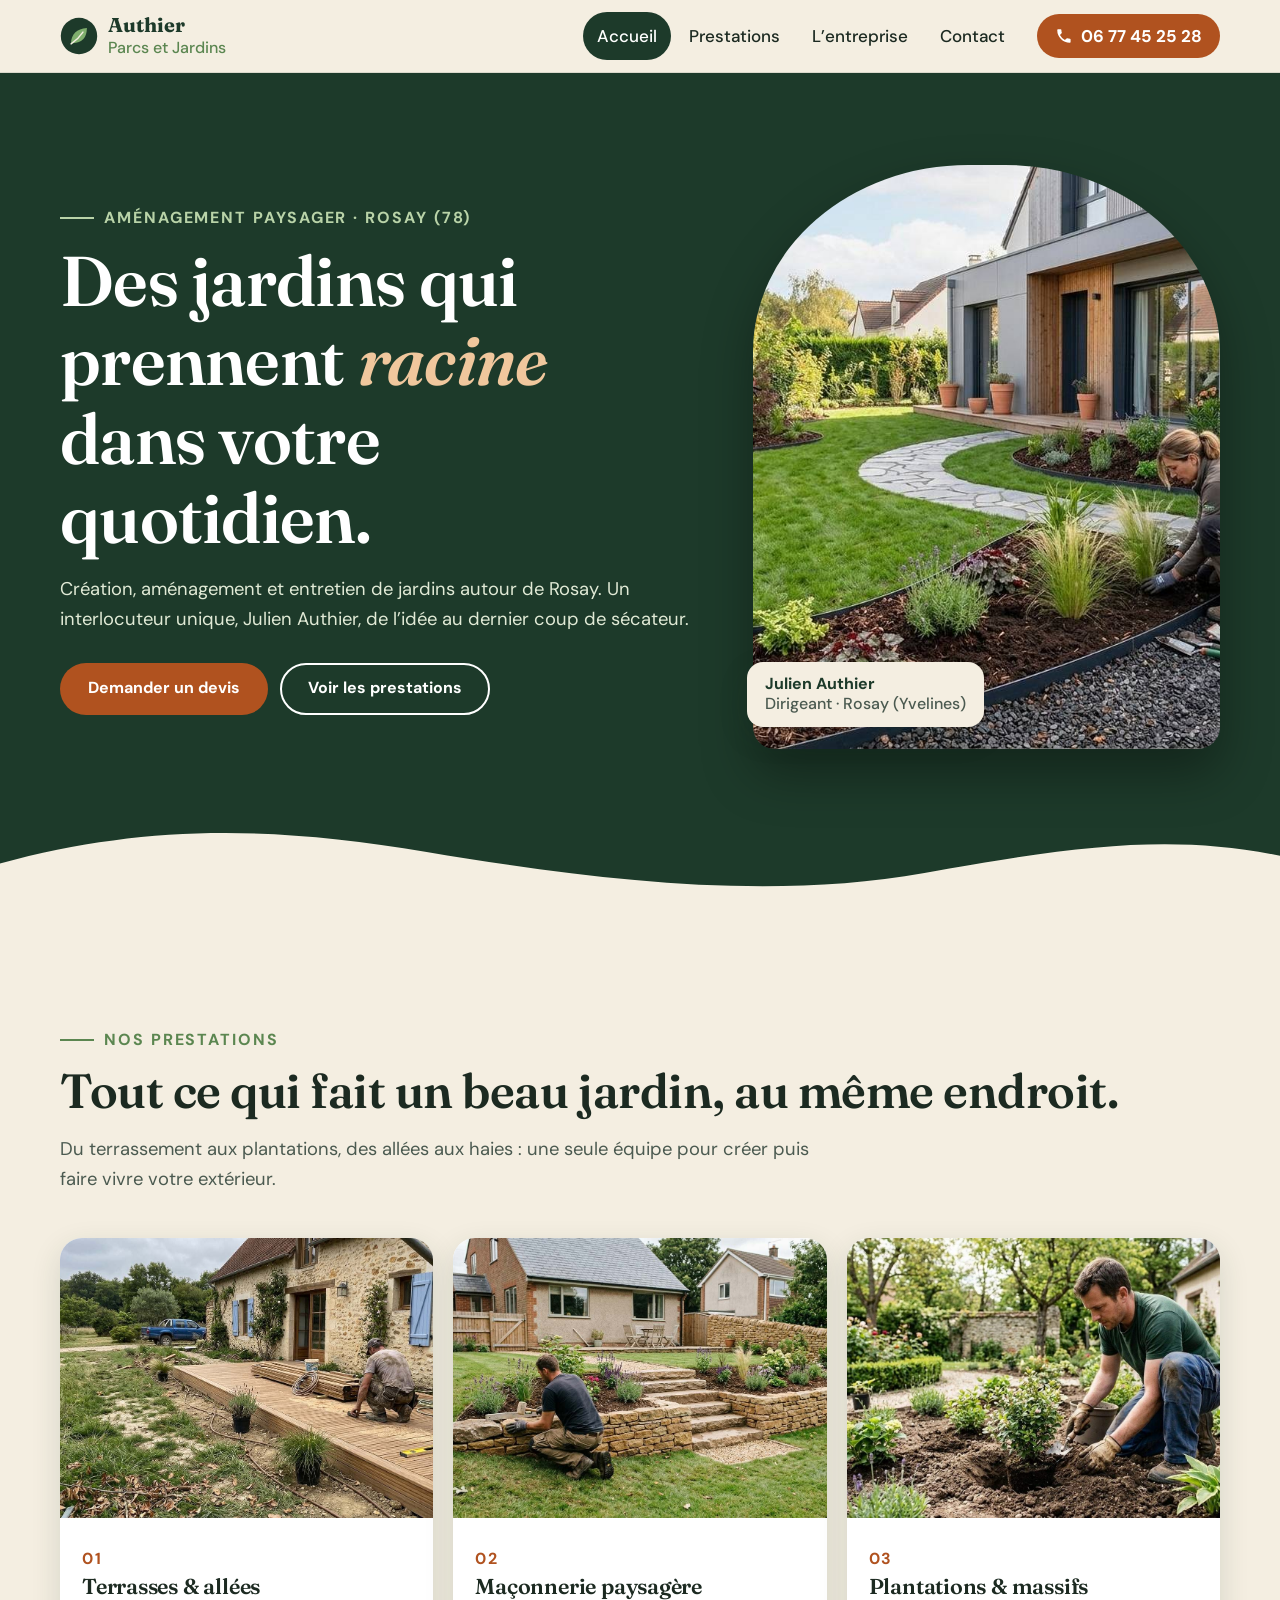
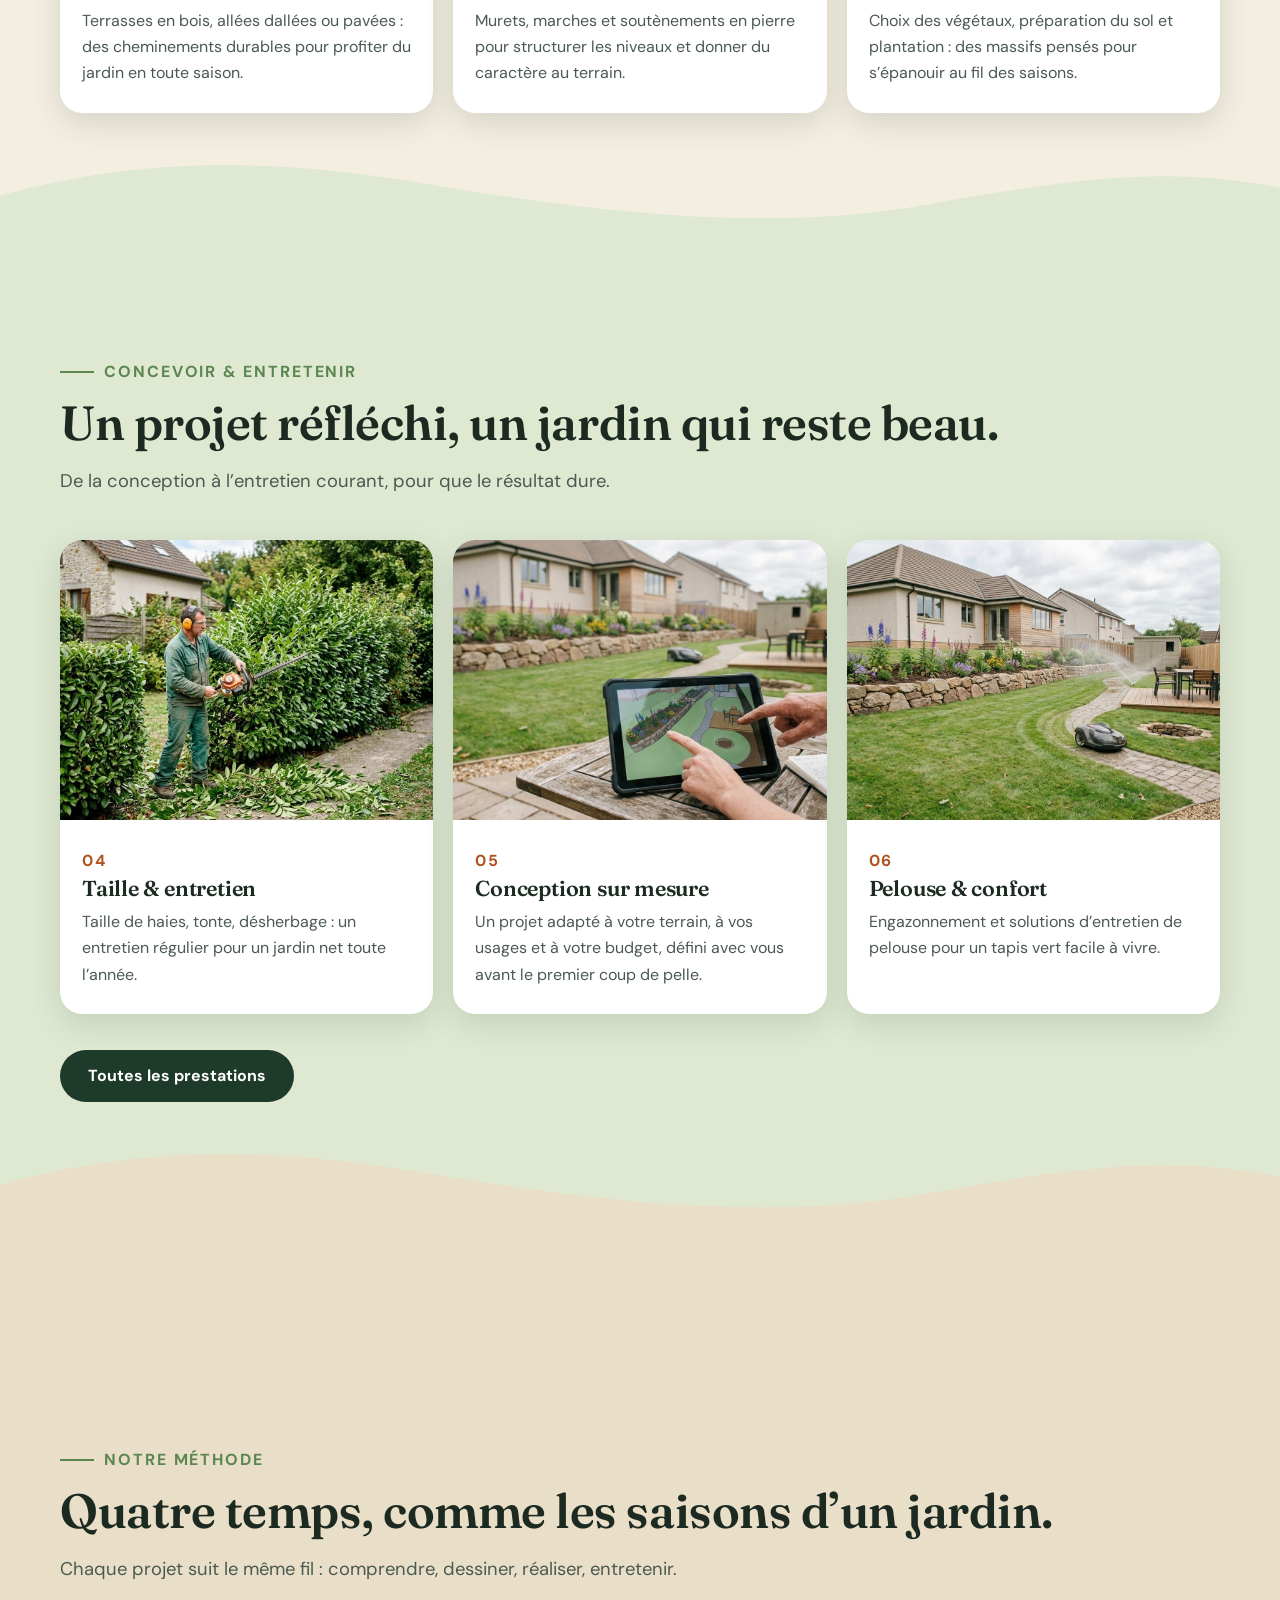
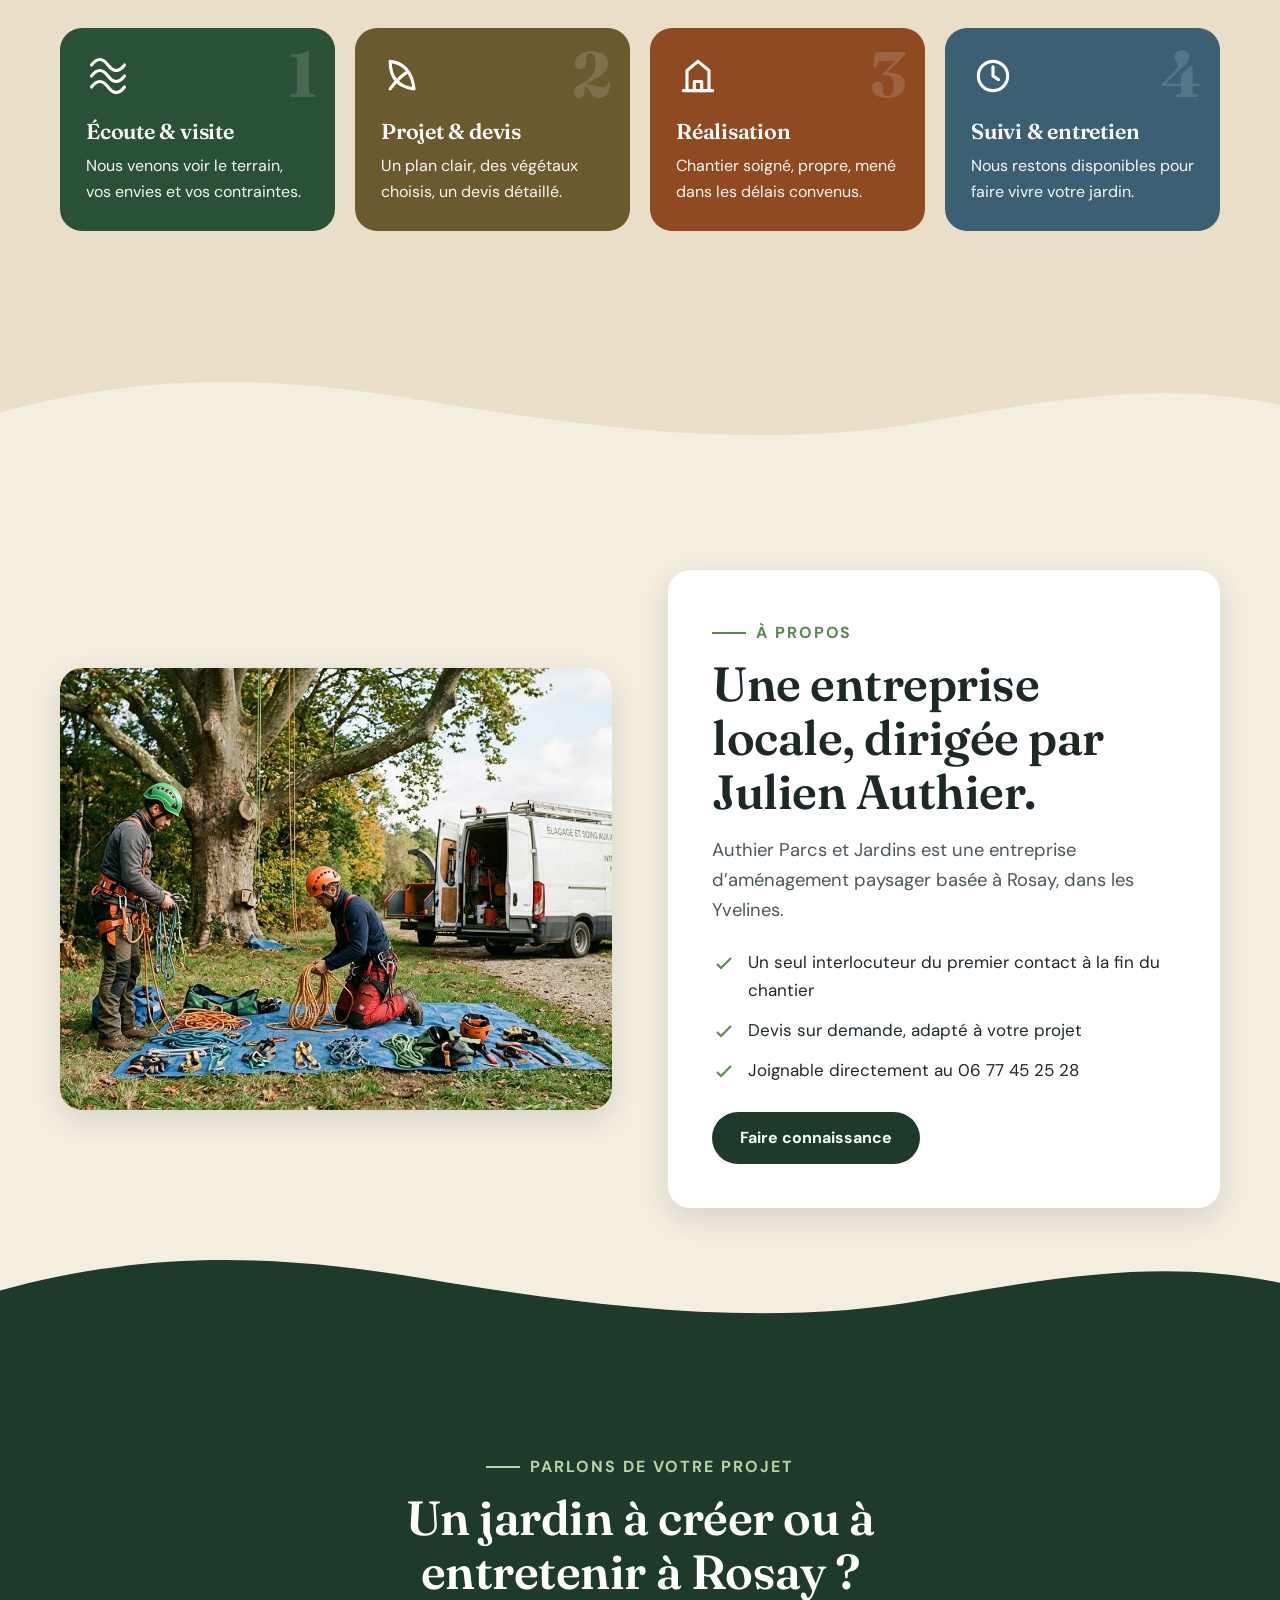
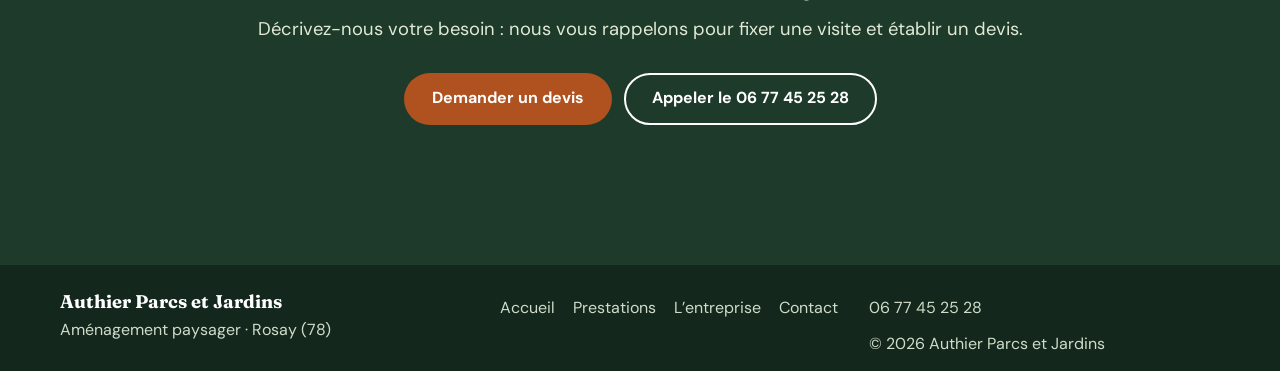
<file: index.html>
<!doctype html><html lang="fr"><head><meta charset="utf-8"><meta name="viewport" content="width=device-width,initial-scale=1"><title>Authier Parcs et Jardins – Paysagiste à Rosay (78)</title><meta name="description" content="Authier Parcs et Jardins, entreprise d’aménagement paysager à Rosay (Yvelines) : création, aménagement et entretien de jardins. Appelez Julien Authier au 06 77 45 25 28."><meta name="robots" content="noindex, nofollow"><link rel="icon" href="data:image/svg+xml,%3Csvg xmlns='http://www.w3.org/2000/svg' viewBox='0 0 48 48'%3E%3Ccircle cx='24' cy='24' r='24' fill='%231d3a2a'/%3E%3Cpath d='M14 33c0-11 7-18 20-19 0 12-6 19-18 19' fill='%237fae6d'/%3E%3C/svg%3E"><link rel="preconnect" href="https://fonts.googleapis.com"><link rel="preconnect" href="https://fonts.gstatic.com" crossorigin><link href="https://fonts.googleapis.com/css2?family=DM+Sans:wght@400;500;700&family=Fraunces:ital,wght@0,600;1,600&display=swap" rel="stylesheet"><link rel="stylesheet" href="css/style.css"></head><body>
<header class="hd"><div class="wrap"><a class="logo" href="https://webaunet.github.io/authier-parcs-et-jardins/" aria-label="Authier Parcs et Jardins – accueil"><svg viewBox="0 0 48 48" aria-hidden="true"><circle cx="24" cy="24" r="23" fill="#1d3a2a"/><path d="M14 33c0-11 7-18 20-19 0 12-6 19-18 19" fill="#7fae6d"/><path d="M14 34c6-4 11-9 15-15" stroke="#f4eee1" stroke-width="1.8" fill="none" stroke-linecap="round"/></svg><span><b>Authier</b><small>Parcs et Jardins</small></span></a><nav id="nav" class="nav" aria-label="Navigation principale"><a href="index.html" aria-current="page">Accueil</a><a href="prestations.html">Prestations</a><a href="entreprise.html">L’entreprise</a><a href="contact.html">Contact</a></nav><a class="call" href="tel:+33677452528" aria-label="Appeler le 06 77 45 25 28"><svg viewBox="0 0 24 24" fill="currentColor" aria-hidden="true"><path d="M6.6 10.8a15 15 0 006.6 6.6l2.2-2.2a1 1 0 011-.25 11 11 0 003.4.55 1 1 0 011 1V20a1 1 0 01-1 1A17 17 0 013 4a1 1 0 011-1h3.5a1 1 0 011 1c0 1.2.2 2.3.55 3.4a1 1 0 01-.25 1z"/></svg><span>06 77 45 25 28</span></a><button class="burger" aria-expanded="false" aria-controls="nav" aria-label="Ouvrir le menu"><span></span></button></div></header><main>
<section class="hero contour"><div class="wrap"><div><span class="eyebrow" style="color:#b9d3a8">Aménagement paysager · Rosay (78)</span><h1>Des jardins qui prennent <em>racine</em> dans votre quotidien.</h1><p class="lead">Création, aménagement et entretien de jardins autour de Rosay. Un interlocuteur unique, Julien Authier, de l’idée au dernier coup de sécateur.</p><div class="cta"><a class="btn btn-p" href="contact.html">Demander un devis</a><a class="btn btn-o" href="prestations.html">Voir les prestations</a></div></div><div class="hero-img"><img src="images/creation-jardin.jpg" width="1400" height="763" alt="Jardin aménagé avec massifs et allée gravillonnée devant une maison" fetchpriority="high"><div class="tag">Julien Authier<small>Dirigeant · Rosay (Yvelines)</small></div></div></div><div class="wave" style="color:#f4eee1" aria-hidden="true"><svg viewBox="0 0 1440 80" preserveAspectRatio="none"><path fill="currentColor" d="M0 80V40C160 0 300 0 480 28s380 52 560 22 280-40 400-18V80z"/></svg></div></section>

<section class="sec tall"><div class="wrap"><span class="eyebrow">Nos prestations</span><h2>Tout ce qui fait un beau jardin, au même endroit.</h2><p class="lead">Du terrassement aux plantations, des allées aux haies : une seule équipe pour créer puis faire vivre votre extérieur.</p>
<div class="grid c3"><article class="card"><img src="images/terrasse-bois.jpg" width="1400" height="763" alt="Terrasse en bois en cours de pose devant une maison en pierre" loading="lazy"><div><p class="n">01</p><h3>Terrasses &amp; allées</h3><p>Terrasses en bois, allées dallées ou pavées : des cheminements durables pour profiter du jardin en toute saison.</p></div></article>
<article class="card"><img src="images/maconnerie.jpg" width="1400" height="763" alt="Muret en pierre et escalier paysager en cours de maçonnerie" loading="lazy"><div><p class="n">02</p><h3>Maçonnerie paysagère</h3><p>Murets, marches et soutènements en pierre pour structurer les niveaux et donner du caractère au terrain.</p></div></article>
<article class="card"><img src="images/plantation.jpg" width="1400" height="764" alt="Plantation de vivaces dans un massif fraîchement préparé" loading="lazy"><div><p class="n">03</p><h3>Plantations &amp; massifs</h3><p>Choix des végétaux, préparation du sol et plantation : des massifs pensés pour s’épanouir au fil des saisons.</p></div></article>
</div>
</div></div><div class="wave" style="color:#dfe9d2" aria-hidden="true"><svg viewBox="0 0 1440 80" preserveAspectRatio="none"><path fill="currentColor" d="M0 80V40C160 0 300 0 480 28s380 52 560 22 280-40 400-18V80z"/></svg></div></section>

<section class="sec s-leaf tall"><div class="wrap"><span class="eyebrow">Concevoir &amp; entretenir</span><h2>Un projet réfléchi, un jardin qui reste beau.</h2><p class="lead">De la conception à l’entretien courant, pour que le résultat dure.</p><div class="grid c3"><article class="card"><img src="images/taille-haies.jpg" width="1200" height="896" alt="Taille d’une haie au taille-haie thermique" loading="lazy"><div><p class="n">04</p><h3>Taille &amp; entretien</h3><p>Taille de haies, tonte, désherbage : un entretien régulier pour un jardin net toute l’année.</p></div></article>
<article class="card"><img src="images/conception.jpg" width="1400" height="763" alt="Préparation de chantier et conception d’un aménagement de jardin" loading="lazy"><div><p class="n">05</p><h3>Conception sur mesure</h3><p>Un projet adapté à votre terrain, à vos usages et à votre budget, défini avec vous avant le premier coup de pelle.</p></div></article>
<article class="card"><img src="images/robot-tonte.jpg" width="1400" height="763" alt="Robot de tonte sur une pelouse" loading="lazy"><div><p class="n">06</p><h3>Pelouse &amp; confort</h3><p>Engazonnement et solutions d’entretien de pelouse pour un tapis vert facile à vivre.</p></div></article></div><div class="cta" style="margin-top:36px"><a class="btn btn-g" href="prestations.html">Toutes les prestations</a></div></div><div class="wave" style="color:#e9dfc8" aria-hidden="true"><svg viewBox="0 0 1440 80" preserveAspectRatio="none"><path fill="currentColor" d="M0 80V40C160 0 300 0 480 28s380 52 560 22 280-40 400-18V80z"/></svg></div></section>

<section class="sec s-bg2 tall"><div class="wrap"><span class="eyebrow">Notre méthode</span><h2>Quatre temps, comme les saisons d’un jardin.</h2><p class="lead">Chaque projet suit le même fil : comprendre, dessiner, réaliser, entretenir.</p>
<div class="grid c4"><div class="step st1"><b>1</b><svg viewBox="0 0 24 24"><path d="M3 12c3-4 6-4 9 0s6 4 9 0"/><path d="M3 18c3-4 6-4 9 0s6 4 9 0"/><path d="M3 6c3-4 6-4 9 0s6 4 9 0"/></svg><h3>Écoute &amp; visite</h3><p>Nous venons voir le terrain, vos envies et vos contraintes.</p></div><div class="step st2"><b>2</b><svg viewBox="0 0 24 24"><path d="M5 4c0 9 4 14 13 15-1-9-5-14-13-15z"/><path d="M5 19c3-4 6-7 9-9"/></svg><h3>Projet &amp; devis</h3><p>Un plan clair, des végétaux choisis, un devis détaillé.</p></div><div class="step st3"><b>3</b><svg viewBox="0 0 24 24"><path d="M4 20h16M6 20V9l6-5 6 5v11"/><path d="M10 20v-5h4v5"/></svg><h3>Réalisation</h3><p>Chantier soigné, propre, mené dans les délais convenus.</p></div><div class="step st4"><b>4</b><svg viewBox="0 0 24 24"><circle cx="12" cy="12" r="8"/><path d="M12 7v5l3 2"/></svg><h3>Suivi &amp; entretien</h3><p>Nous restons disponibles pour faire vivre votre jardin.</p></div></div></div><div class="wave" style="color:#f4eee1" aria-hidden="true"><svg viewBox="0 0 1440 80" preserveAspectRatio="none"><path fill="currentColor" d="M0 80V40C160 0 300 0 480 28s380 52 560 22 280-40 400-18V80z"/></svg></div></section>

<section class="sec tall"><div class="wrap about"><div class="pic"><img src="images/equipe-elagage.jpg" width="1400" height="763" alt="Équipe de paysagistes préparant son matériel avant un chantier" loading="lazy"></div><div class="box"><span class="eyebrow">À propos</span><h2>Une entreprise locale, dirigée par Julien Authier.</h2><p class="lead">Authier Parcs et Jardins est une entreprise d’aménagement paysager basée à Rosay, dans les Yvelines.</p><ul class="facts"><li><svg viewBox="0 0 24 24"><path d="M5 13l4 4 10-10"/></svg><span>Un seul interlocuteur du premier contact à la fin du chantier</span></li><li><svg viewBox="0 0 24 24"><path d="M5 13l4 4 10-10"/></svg><span>Devis sur demande, adapté à votre projet</span></li><li><svg viewBox="0 0 24 24"><path d="M5 13l4 4 10-10"/></svg><span>Joignable directement au 06 77 45 25 28</span></li></ul><div class="cta"><a class="btn btn-g" href="entreprise.html">Faire connaissance</a></div></div></div><div class="wave" style="color:#1d3a2a" aria-hidden="true"><svg viewBox="0 0 1440 80" preserveAspectRatio="none"><path fill="currentColor" d="M0 80V40C160 0 300 0 480 28s380 52 560 22 280-40 400-18V80z"/></svg></div></section>

<section class="sec s-forest contour band" style="padding-bottom:clamp(90px,12vw,140px)"><div class="wrap"><span class="eyebrow" style="color:#b9d3a8">Parlons de votre projet</span><h2>Un jardin à créer ou à entretenir à Rosay ?</h2><p class="lead">Décrivez-nous votre besoin : nous vous rappelons pour fixer une visite et établir un devis.</p><div class="cta"><a class="btn btn-p" href="contact.html">Demander un devis</a><a class="btn btn-o" href="tel:+33677452528">Appeler le 06 77 45 25 28</a></div></div></section>
</main>
<footer class="ft"><div class="wrap"><div><b>Authier Parcs et Jardins</b><p>Aménagement paysager · Rosay (78)</p></div><nav class="links" aria-label="Pied de page"><a href="index.html">Accueil</a><a href="prestations.html">Prestations</a><a href="entreprise.html">L’entreprise</a><a href="contact.html">Contact</a></nav><div><a href="tel:+33677452528">06 77 45 25 28</a><p>© <span id="an">2026</span> Authier Parcs et Jardins</p></div></div></footer>
<script src="js/main.js"></script></body></html>
</file>
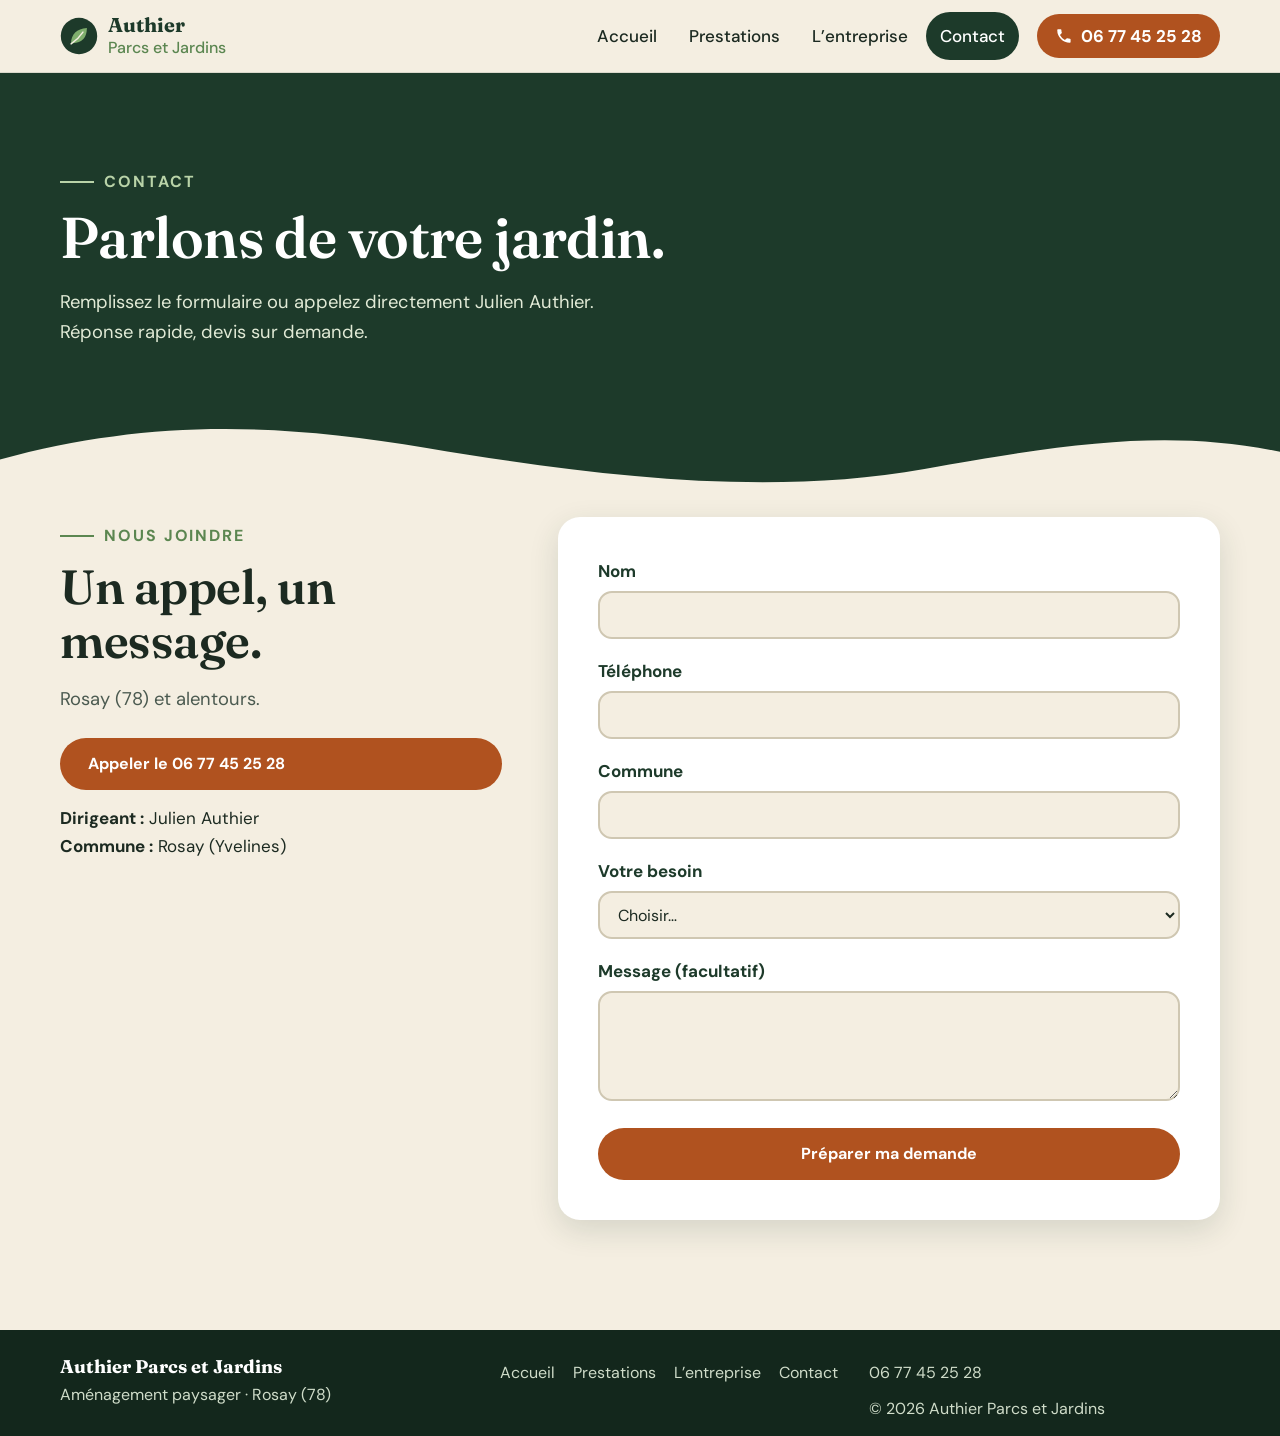
<file: contact.html>
<!doctype html><html lang="fr"><head><meta charset="utf-8"><meta name="viewport" content="width=device-width,initial-scale=1"><title>Contact et devis – Authier Parcs et Jardins, Rosay (78)</title><meta name="description" content="Contactez Authier Parcs et Jardins à Rosay (78) : formulaire de demande de devis ou appel direct au 06 77 45 25 28."><meta name="robots" content="noindex, nofollow"><link rel="icon" href="data:image/svg+xml,%3Csvg xmlns='http://www.w3.org/2000/svg' viewBox='0 0 48 48'%3E%3Ccircle cx='24' cy='24' r='24' fill='%231d3a2a'/%3E%3Cpath d='M14 33c0-11 7-18 20-19 0 12-6 19-18 19' fill='%237fae6d'/%3E%3C/svg%3E"><link rel="preconnect" href="https://fonts.googleapis.com"><link rel="preconnect" href="https://fonts.gstatic.com" crossorigin><link href="https://fonts.googleapis.com/css2?family=DM+Sans:wght@400;500;700&family=Fraunces:ital,wght@0,600;1,600&display=swap" rel="stylesheet"><link rel="stylesheet" href="css/style.css"></head><body>
<header class="hd"><div class="wrap"><a class="logo" href="https://webaunet.github.io/authier-parcs-et-jardins/" aria-label="Authier Parcs et Jardins – accueil"><svg viewBox="0 0 48 48" aria-hidden="true"><circle cx="24" cy="24" r="23" fill="#1d3a2a"/><path d="M14 33c0-11 7-18 20-19 0 12-6 19-18 19" fill="#7fae6d"/><path d="M14 34c6-4 11-9 15-15" stroke="#f4eee1" stroke-width="1.8" fill="none" stroke-linecap="round"/></svg><span><b>Authier</b><small>Parcs et Jardins</small></span></a><nav id="nav" class="nav" aria-label="Navigation principale"><a href="index.html">Accueil</a><a href="prestations.html">Prestations</a><a href="entreprise.html">L’entreprise</a><a href="contact.html" aria-current="page">Contact</a></nav><a class="call" href="tel:+33677452528" aria-label="Appeler le 06 77 45 25 28"><svg viewBox="0 0 24 24" fill="currentColor" aria-hidden="true"><path d="M6.6 10.8a15 15 0 006.6 6.6l2.2-2.2a1 1 0 011-.25 11 11 0 003.4.55 1 1 0 011 1V20a1 1 0 01-1 1A17 17 0 013 4a1 1 0 011-1h3.5a1 1 0 011 1c0 1.2.2 2.3.55 3.4a1 1 0 01-.25 1z"/></svg><span>06 77 45 25 28</span></a><button class="burger" aria-expanded="false" aria-controls="nav" aria-label="Ouvrir le menu"><span></span></button></div></header><main>
<section class="ph contour"><div class="wrap"><div><span class="eyebrow" style="color:#b9d3a8">Contact</span><h1>Parlons de votre jardin.</h1><p class="lead">Remplissez le formulaire ou appelez directement Julien Authier. Réponse rapide, devis sur demande.</p></div></div><div class="wave" style="color:#f4eee1" aria-hidden="true"><svg viewBox="0 0 1440 80" preserveAspectRatio="none"><path fill="currentColor" d="M0 80V40C160 0 300 0 480 28s380 52 560 22 280-40 400-18V80z"/></svg></div></section>
<section class="sec" style="padding-top:20px;padding-bottom:clamp(70px,9vw,110px)"><div class="wrap contact"><div><span class="eyebrow">Nous joindre</span><h2>Un appel, un message.</h2><p class="lead">Rosay (78) et alentours.</p><div class="info"><a class="btn btn-p" href="tel:+33677452528">Appeler le 06 77 45 25 28</a><p><b>Dirigeant :</b> Julien Authier<br><b>Commune :</b> Rosay (Yvelines)</p></div></div>
<div class="form"><form id="f" novalidate aria-label="Demande de devis"><div class="fld"><label for="nom">Nom</label><input id="nom" name="nom" autocomplete="name" required><div class="err" id="e-nom" role="alert"></div></div>
<div class="fld"><label for="tel">Téléphone</label><input id="tel" name="tel" type="tel" autocomplete="tel" inputmode="tel" required><div class="err" id="e-tel" role="alert"></div></div>
<div class="fld"><label for="com">Commune</label><input id="com" name="com" autocomplete="address-level2" required><div class="err" id="e-com" role="alert"></div></div>
<div class="fld"><label for="bes">Votre besoin</label><select id="bes" name="bes" required><option value="">Choisir…</option><option>Terrasse ou allée</option><option>Maçonnerie paysagère</option><option>Plantations et massifs</option><option>Création ou conception de jardin</option><option>Taille de haies et entretien</option><option>Pelouse</option><option>Autre demande</option></select><div class="err" id="e-bes" role="alert"></div></div>
<div class="fld"><label for="msg">Message (facultatif)</label><textarea id="msg" name="msg"></textarea></div>
<button class="btn btn-p" type="submit">Préparer ma demande</button></form>
<div class="res" id="res" tabindex="-1" aria-live="polite"><p class="ok">Votre demande est prête. Choisissez comment l’envoyer :</p><pre id="rec"></pre><div class="acts"><a class="btn btn-g" id="sms" href="sms:+33677452528">Envoyer par SMS</a><button class="btn btn-o" id="cp" type="button" style="color:var(--forest)">Copier</button><a class="btn btn-p" href="tel:+33677452528">Appeler</a></div><p id="cpok" class="ok" role="status"></p></div></div></div></section>
</main>
<footer class="ft"><div class="wrap"><div><b>Authier Parcs et Jardins</b><p>Aménagement paysager · Rosay (78)</p></div><nav class="links" aria-label="Pied de page"><a href="index.html">Accueil</a><a href="prestations.html">Prestations</a><a href="entreprise.html">L’entreprise</a><a href="contact.html">Contact</a></nav><div><a href="tel:+33677452528">06 77 45 25 28</a><p>© <span id="an">2026</span> Authier Parcs et Jardins</p></div></div></footer>
<script src="js/main.js"></script><script>(function(){var f=document.getElementById('f');if(!f)return;
function v(id,ok,m){var i=document.getElementById(id),e=document.getElementById('e-'+id);e.textContent=ok?'':m;i.setAttribute('aria-invalid',ok?'false':'true');if(!ok)i.setAttribute('aria-describedby','e-'+id);return ok}
f.addEventListener('submit',function(ev){ev.preventDefault();var n=f.nom.value.trim(),t=f.tel.value.replace(/[\s.\-]/g,''),c=f.com.value.trim(),b=f.bes.value;
var a=[v('nom',n.length>1,'Indiquez votre nom.'),v('tel',/^(\+33|0033|0)[1-9]\d{8}$/.test(t),'Indiquez un numéro valide (ex. 06 12 34 56 78).'),v('com',c.length>1,'Indiquez votre commune.'),v('bes',!!b,'Choisissez un besoin.')];
if(a.indexOf(false)>-1){f.querySelector('[aria-invalid=true]').focus();return}
var m='Bonjour, demande de devis Authier Parcs et Jardins.\nNom : '+n+'\nTéléphone : '+f.tel.value.trim()+'\nCommune : '+c+'\nBesoin : '+b+(f.msg.value.trim()?'\nMessage : '+f.msg.value.trim():'');
var r=document.getElementById('res');document.getElementById('rec').textContent=m;document.getElementById('sms').href='sms:+33677452528?&body='+encodeURIComponent(m);r.classList.add('show');r.focus();});
document.getElementById('cp').addEventListener('click',function(){var t=document.getElementById('rec').textContent,o=document.getElementById('cpok');
(navigator.clipboard?navigator.clipboard.writeText(t):Promise.reject()).then(function(){o.textContent='Demande copiée.'},function(){var s=window.getSelection(),g=document.createRange();g.selectNodeContents(document.getElementById('rec'));s.removeAllRanges();s.addRange(g);o.textContent='Texte sélectionné : copiez-le (Ctrl+C).'})})})();</script></body></html>
</file>
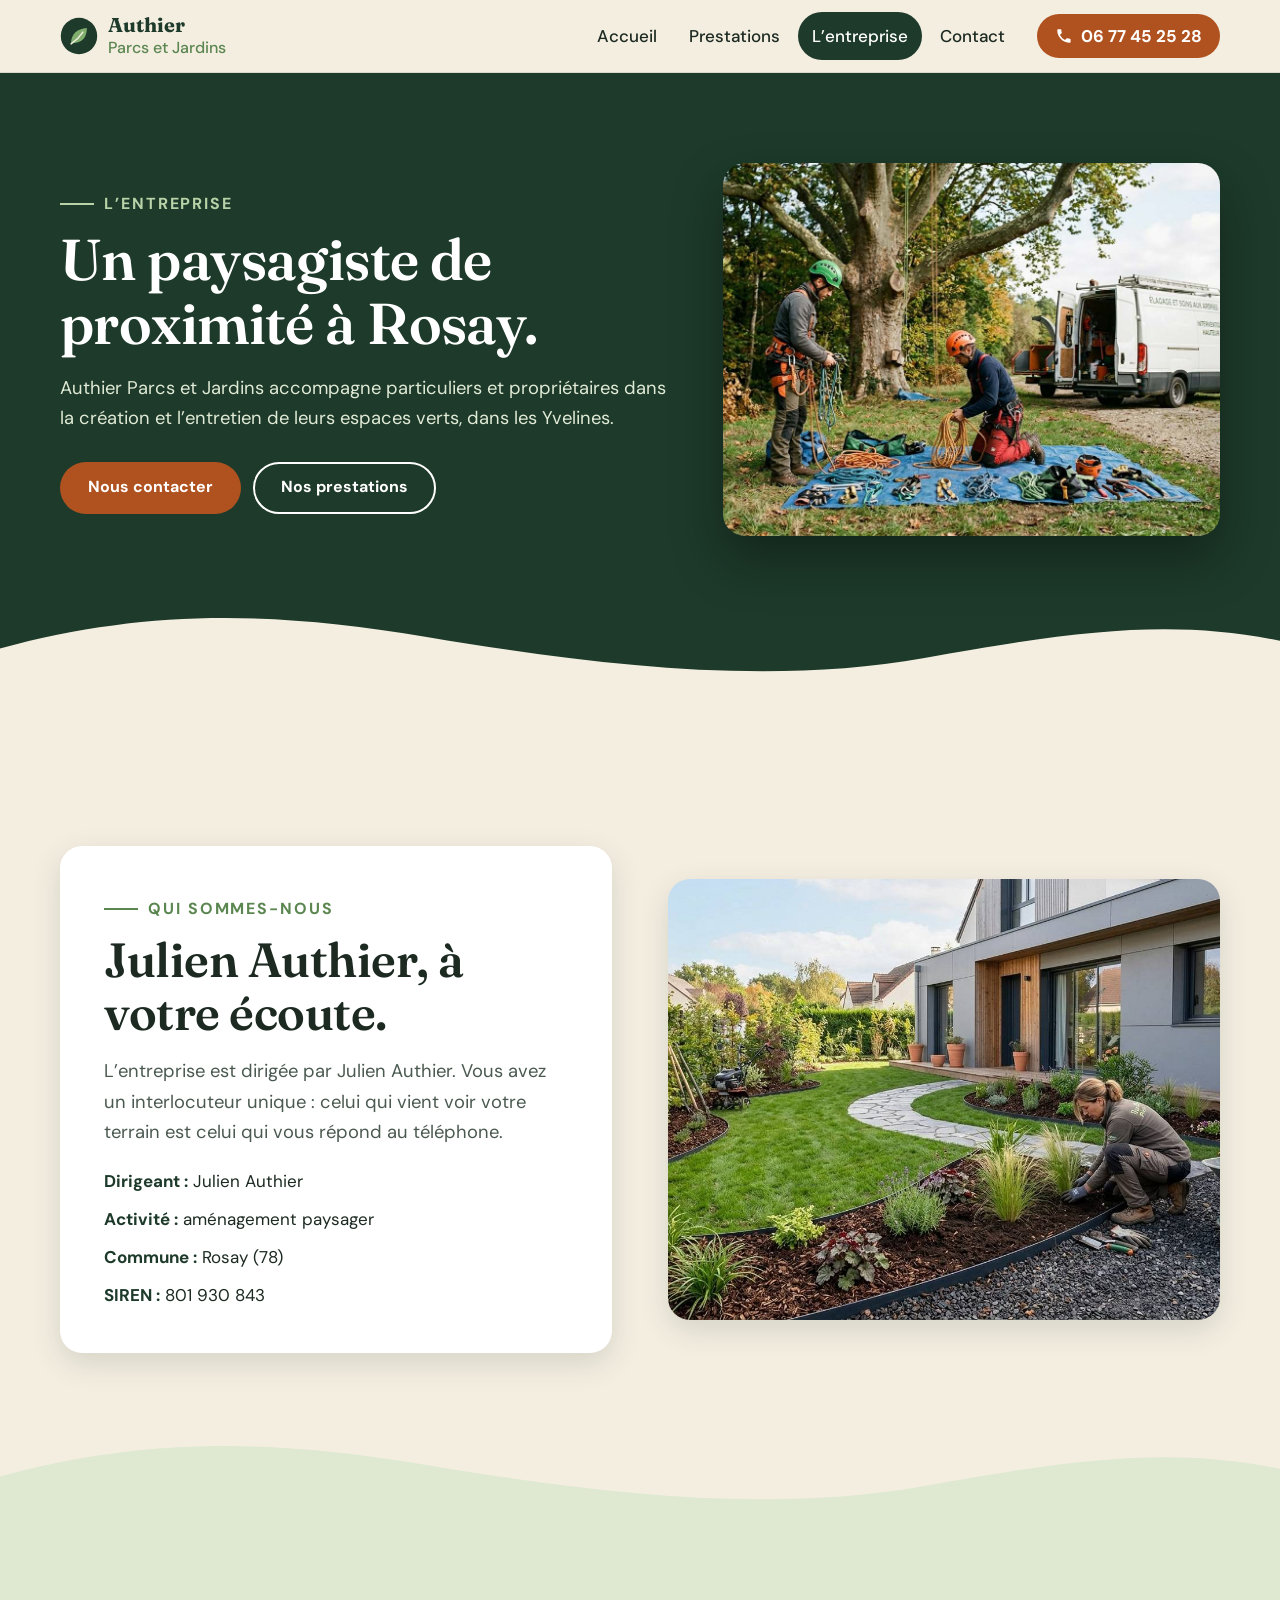
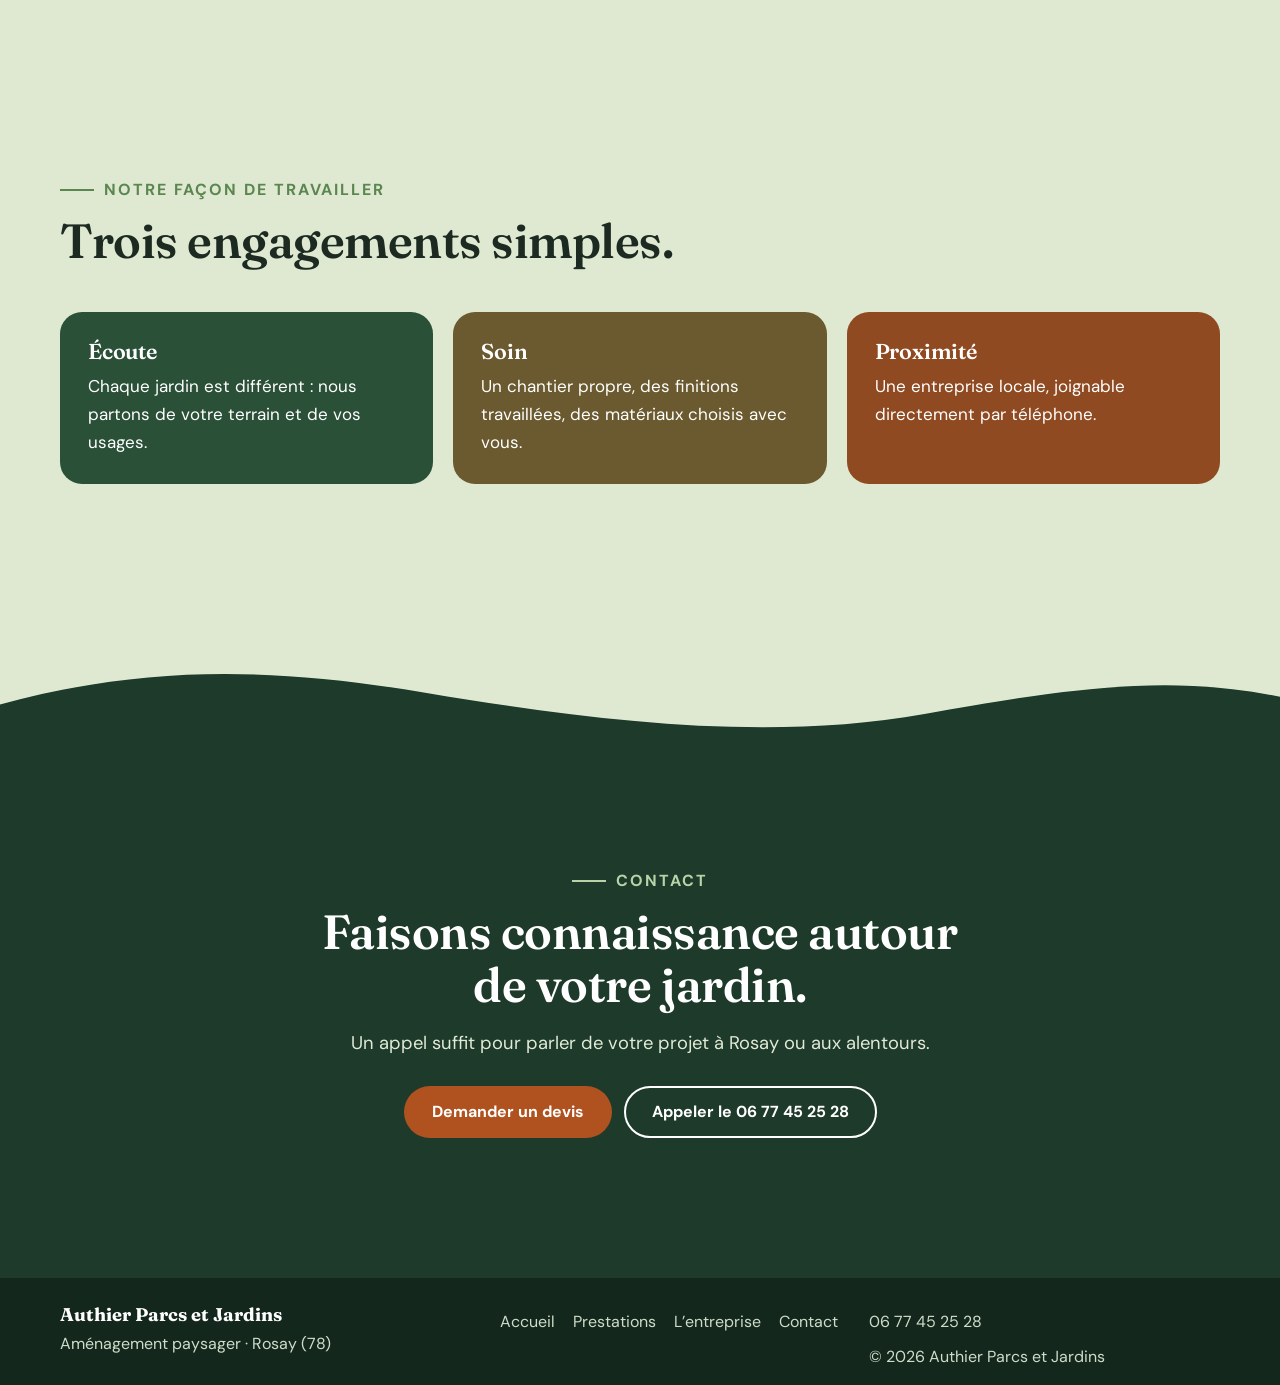
<file: entreprise.html>
<!doctype html><html lang="fr"><head><meta charset="utf-8"><meta name="viewport" content="width=device-width,initial-scale=1"><title>L’entreprise – Authier Parcs et Jardins, Rosay (78)</title><meta name="description" content="Authier Parcs et Jardins : entreprise d’aménagement paysager dirigée par Julien Authier à Rosay (Yvelines). Un interlocuteur unique pour votre jardin."><meta name="robots" content="noindex, nofollow"><link rel="icon" href="data:image/svg+xml,%3Csvg xmlns='http://www.w3.org/2000/svg' viewBox='0 0 48 48'%3E%3Ccircle cx='24' cy='24' r='24' fill='%231d3a2a'/%3E%3Cpath d='M14 33c0-11 7-18 20-19 0 12-6 19-18 19' fill='%237fae6d'/%3E%3C/svg%3E"><link rel="preconnect" href="https://fonts.googleapis.com"><link rel="preconnect" href="https://fonts.gstatic.com" crossorigin><link href="https://fonts.googleapis.com/css2?family=DM+Sans:wght@400;500;700&family=Fraunces:ital,wght@0,600;1,600&display=swap" rel="stylesheet"><link rel="stylesheet" href="css/style.css"></head><body>
<header class="hd"><div class="wrap"><a class="logo" href="https://webaunet.github.io/authier-parcs-et-jardins/" aria-label="Authier Parcs et Jardins – accueil"><svg viewBox="0 0 48 48" aria-hidden="true"><circle cx="24" cy="24" r="23" fill="#1d3a2a"/><path d="M14 33c0-11 7-18 20-19 0 12-6 19-18 19" fill="#7fae6d"/><path d="M14 34c6-4 11-9 15-15" stroke="#f4eee1" stroke-width="1.8" fill="none" stroke-linecap="round"/></svg><span><b>Authier</b><small>Parcs et Jardins</small></span></a><nav id="nav" class="nav" aria-label="Navigation principale"><a href="index.html">Accueil</a><a href="prestations.html">Prestations</a><a href="entreprise.html" aria-current="page">L’entreprise</a><a href="contact.html">Contact</a></nav><a class="call" href="tel:+33677452528" aria-label="Appeler le 06 77 45 25 28"><svg viewBox="0 0 24 24" fill="currentColor" aria-hidden="true"><path d="M6.6 10.8a15 15 0 006.6 6.6l2.2-2.2a1 1 0 011-.25 11 11 0 003.4.55 1 1 0 011 1V20a1 1 0 01-1 1A17 17 0 013 4a1 1 0 011-1h3.5a1 1 0 011 1c0 1.2.2 2.3.55 3.4a1 1 0 01-.25 1z"/></svg><span>06 77 45 25 28</span></a><button class="burger" aria-expanded="false" aria-controls="nav" aria-label="Ouvrir le menu"><span></span></button></div></header><main>
<section class="ph contour"><div class="wrap"><div><span class="eyebrow" style="color:#b9d3a8">L’entreprise</span><h1>Un paysagiste de proximité à Rosay.</h1><p class="lead">Authier Parcs et Jardins accompagne particuliers et propriétaires dans la création et l’entretien de leurs espaces verts, dans les Yvelines.</p><div class="cta"><a class="btn btn-p" href="contact.html">Nous contacter</a><a class="btn btn-o" href="prestations.html">Nos prestations</a></div></div><div class="hero-img"><img src="images/equipe-elagage.jpg" width="1400" height="763" alt="Équipe de paysagistes préparant son matériel avant un chantier" style="aspect-ratio:4/3;border-radius:var(--r)" fetchpriority="high"></div></div><div class="wave" style="color:#f4eee1" aria-hidden="true"><svg viewBox="0 0 1440 80" preserveAspectRatio="none"><path fill="currentColor" d="M0 80V40C160 0 300 0 480 28s380 52 560 22 280-40 400-18V80z"/></svg></div></section>
<section class="sec tall"><div class="wrap about"><div class="box"><span class="eyebrow">Qui sommes-nous</span><h2>Julien Authier, à votre écoute.</h2><p class="lead">L’entreprise est dirigée par Julien Authier. Vous avez un interlocuteur unique : celui qui vient voir votre terrain est celui qui vous répond au téléphone.</p><ul class="id"><li><b>Dirigeant :</b> Julien Authier</li><li><b>Activité :</b> aménagement paysager</li><li><b>Commune :</b> Rosay (78)</li><li><b>SIREN :</b> 801 930 843</li></ul></div><div class="pic"><img src="images/creation-jardin.jpg" width="1400" height="763" alt="Jardin aménagé avec massifs et allée gravillonnée" loading="lazy"></div></div><div class="wave" style="color:#dfe9d2" aria-hidden="true"><svg viewBox="0 0 1440 80" preserveAspectRatio="none"><path fill="currentColor" d="M0 80V40C160 0 300 0 480 28s380 52 560 22 280-40 400-18V80z"/></svg></div></section>
<section class="sec s-leaf tall"><div class="wrap"><span class="eyebrow">Notre façon de travailler</span><h2>Trois engagements simples.</h2><div class="grid c3"><div class="val v1"><h3>Écoute</h3><p>Chaque jardin est différent : nous partons de votre terrain et de vos usages.</p></div><div class="val v2"><h3>Soin</h3><p>Un chantier propre, des finitions travaillées, des matériaux choisis avec vous.</p></div><div class="val v3"><h3>Proximité</h3><p>Une entreprise locale, joignable directement par téléphone.</p></div></div></div><div class="wave" style="color:#1d3a2a" aria-hidden="true"><svg viewBox="0 0 1440 80" preserveAspectRatio="none"><path fill="currentColor" d="M0 80V40C160 0 300 0 480 28s380 52 560 22 280-40 400-18V80z"/></svg></div></section>
<section class="sec s-forest contour band" style="padding-bottom:clamp(90px,12vw,140px)"><div class="wrap"><span class="eyebrow" style="color:#b9d3a8">Contact</span><h2>Faisons connaissance autour de votre jardin.</h2><p class="lead">Un appel suffit pour parler de votre projet à Rosay ou aux alentours.</p><div class="cta"><a class="btn btn-p" href="contact.html">Demander un devis</a><a class="btn btn-o" href="tel:+33677452528">Appeler le 06 77 45 25 28</a></div></div></section>
</main>
<footer class="ft"><div class="wrap"><div><b>Authier Parcs et Jardins</b><p>Aménagement paysager · Rosay (78)</p></div><nav class="links" aria-label="Pied de page"><a href="index.html">Accueil</a><a href="prestations.html">Prestations</a><a href="entreprise.html">L’entreprise</a><a href="contact.html">Contact</a></nav><div><a href="tel:+33677452528">06 77 45 25 28</a><p>© <span id="an">2026</span> Authier Parcs et Jardins</p></div></div></footer>
<script src="js/main.js"></script></body></html>
</file>
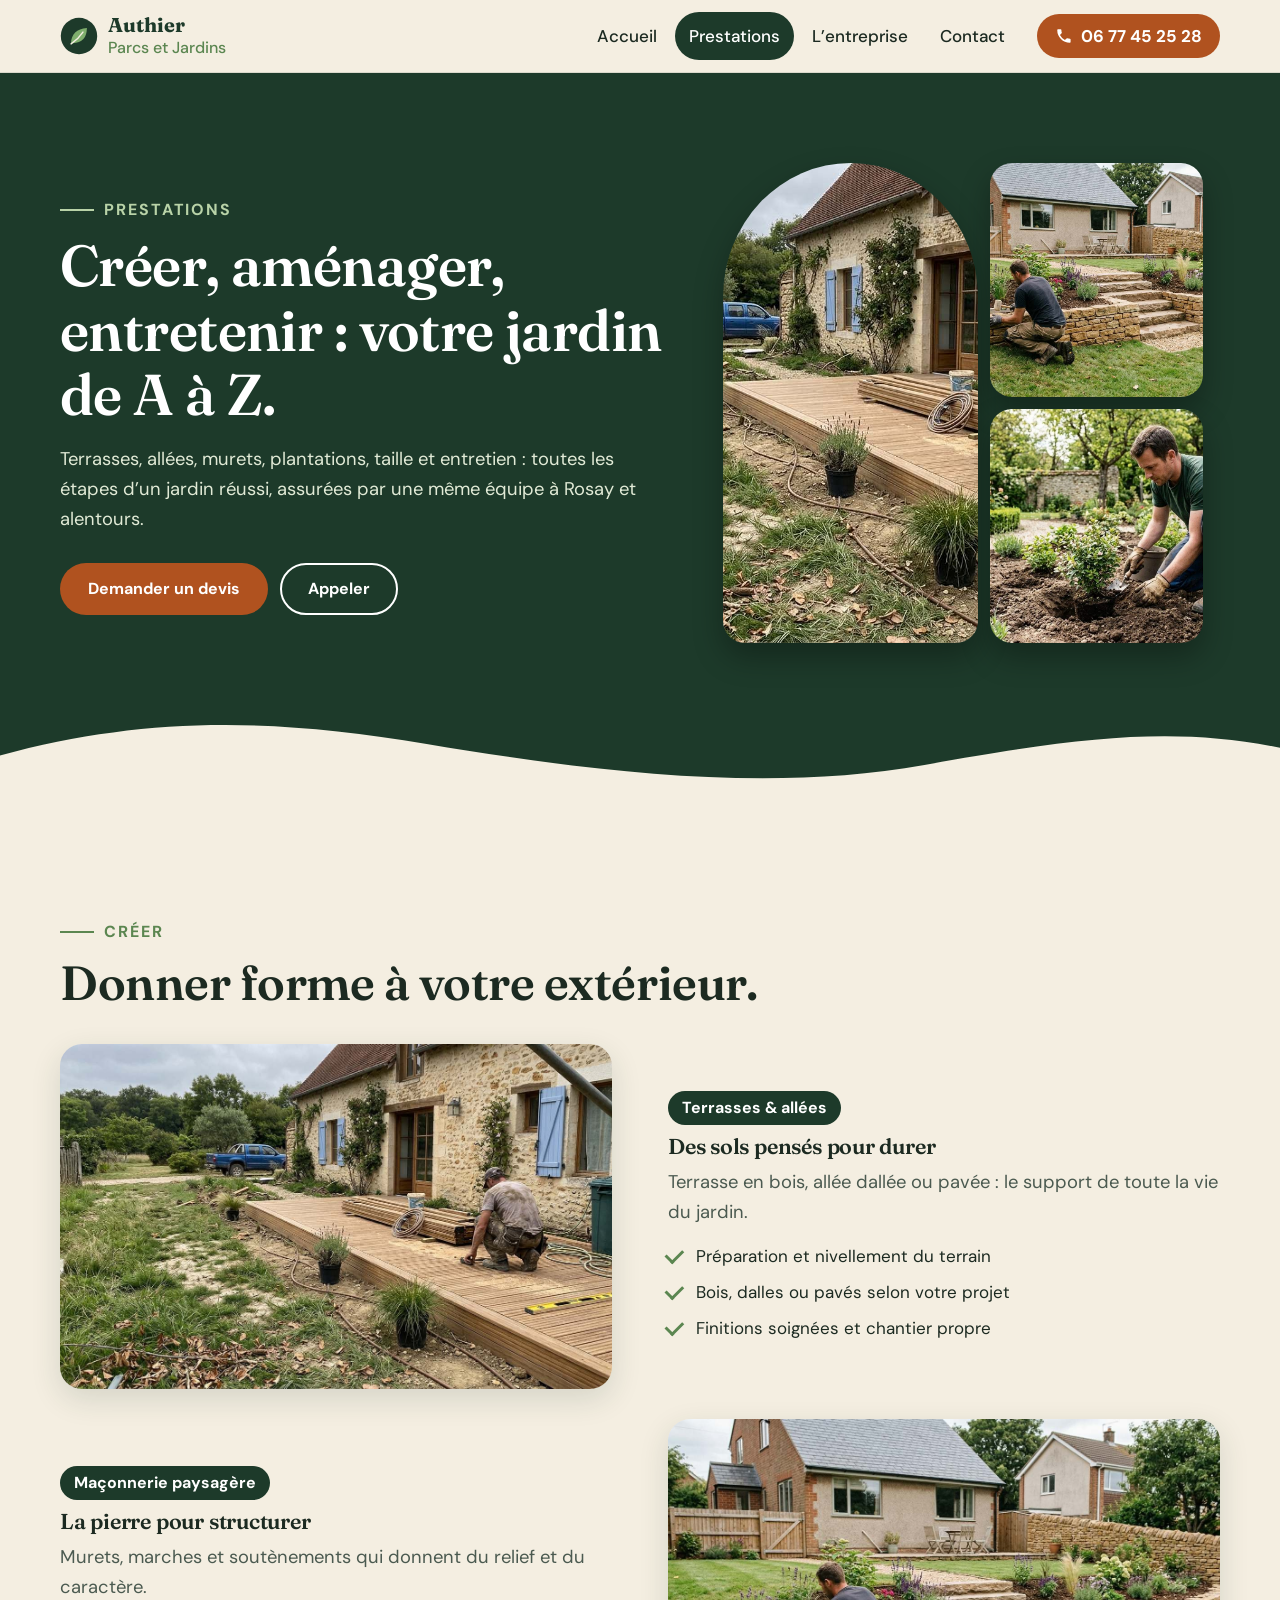
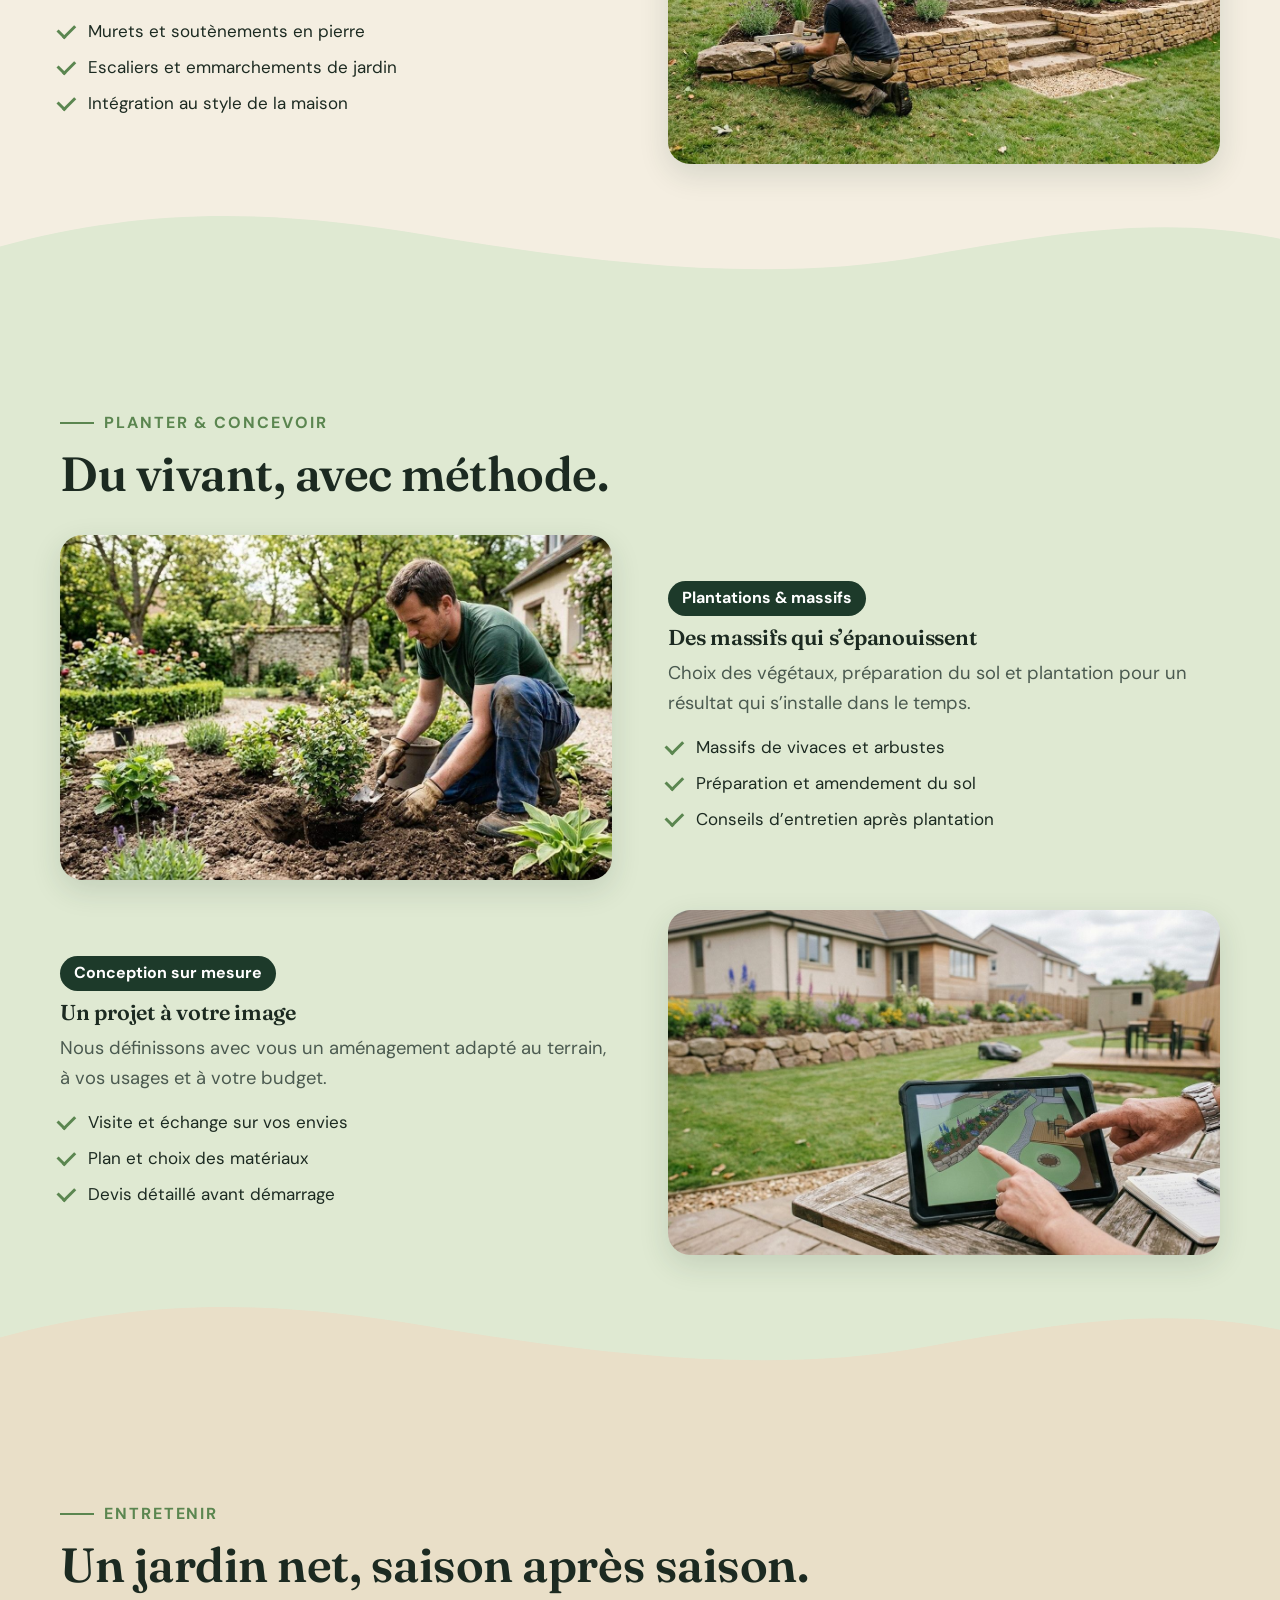
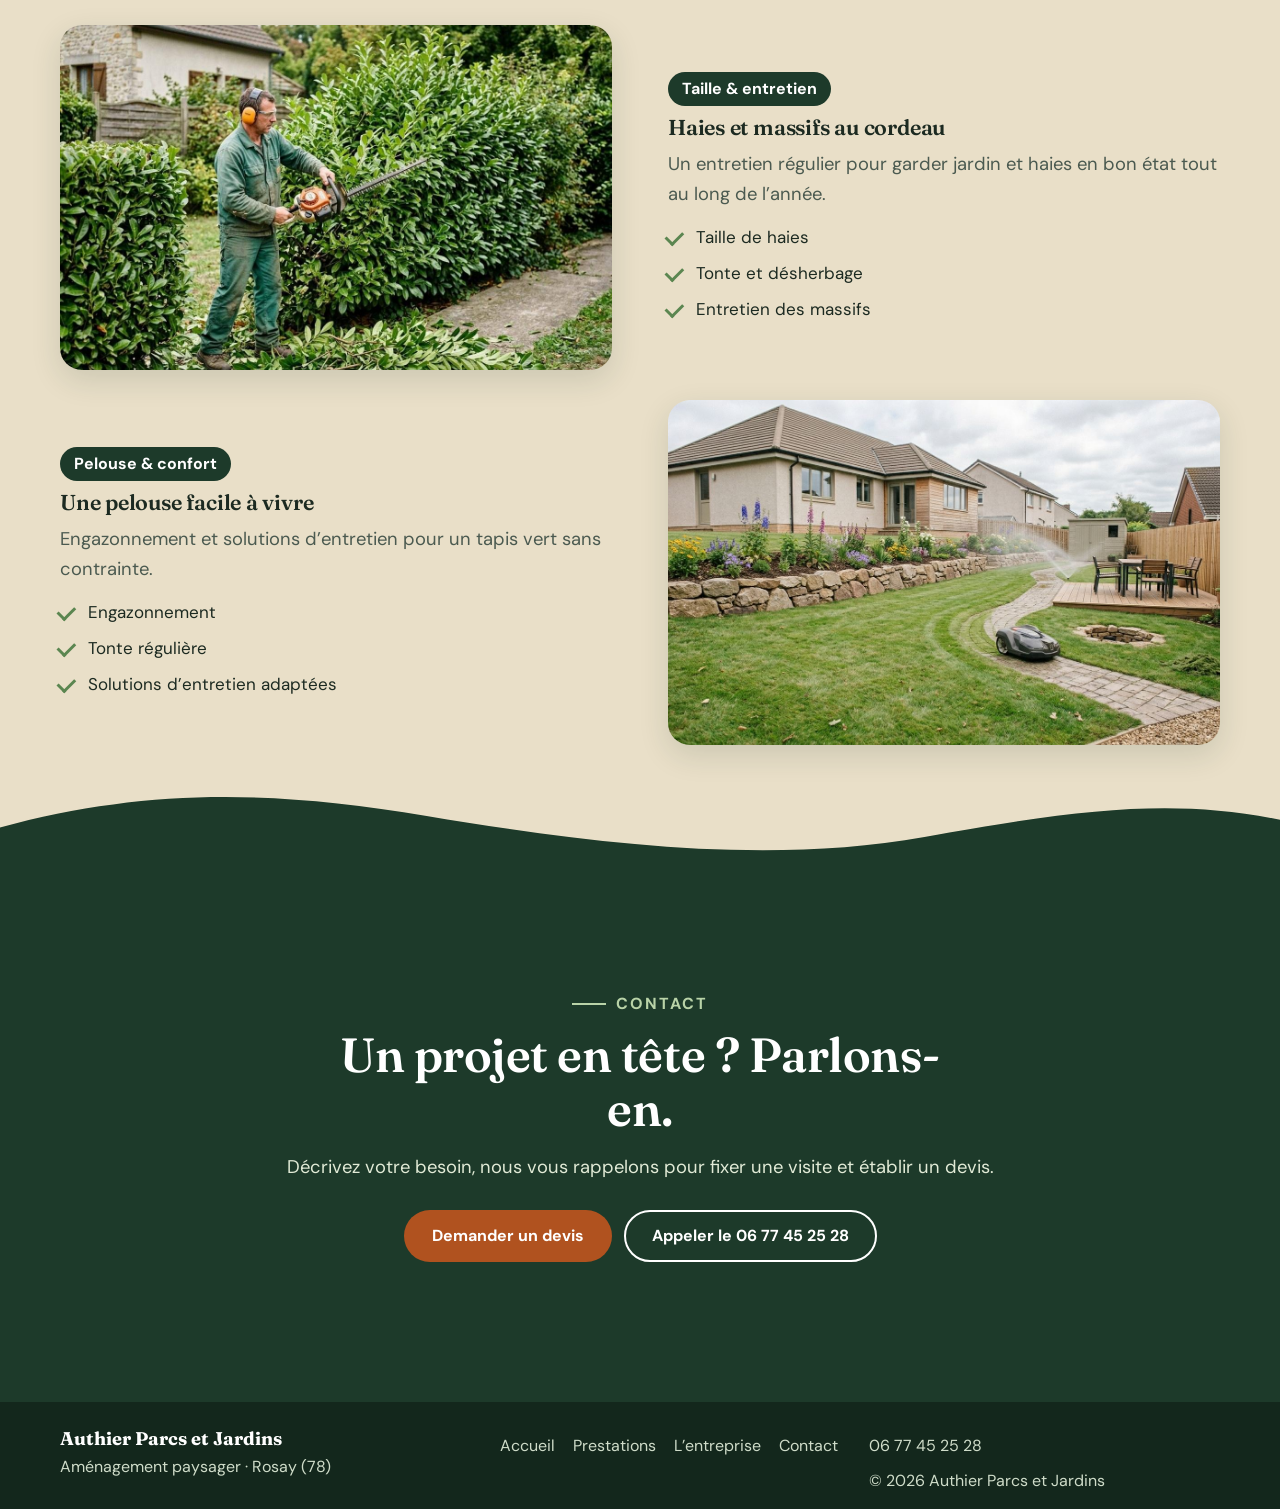
<file: prestations.html>
<!doctype html><html lang="fr"><head><meta charset="utf-8"><meta name="viewport" content="width=device-width,initial-scale=1"><title>Prestations – Authier Parcs et Jardins, paysagiste à Rosay (78)</title><meta name="description" content="Terrasses, allées, maçonnerie paysagère, plantations, taille et entretien de jardins à Rosay (78) avec Authier Parcs et Jardins. Devis sur demande."><meta name="robots" content="noindex, nofollow"><link rel="icon" href="data:image/svg+xml,%3Csvg xmlns='http://www.w3.org/2000/svg' viewBox='0 0 48 48'%3E%3Ccircle cx='24' cy='24' r='24' fill='%231d3a2a'/%3E%3Cpath d='M14 33c0-11 7-18 20-19 0 12-6 19-18 19' fill='%237fae6d'/%3E%3C/svg%3E"><link rel="preconnect" href="https://fonts.googleapis.com"><link rel="preconnect" href="https://fonts.gstatic.com" crossorigin><link href="https://fonts.googleapis.com/css2?family=DM+Sans:wght@400;500;700&family=Fraunces:ital,wght@0,600;1,600&display=swap" rel="stylesheet"><link rel="stylesheet" href="css/style.css"></head><body>
<header class="hd"><div class="wrap"><a class="logo" href="https://webaunet.github.io/authier-parcs-et-jardins/" aria-label="Authier Parcs et Jardins – accueil"><svg viewBox="0 0 48 48" aria-hidden="true"><circle cx="24" cy="24" r="23" fill="#1d3a2a"/><path d="M14 33c0-11 7-18 20-19 0 12-6 19-18 19" fill="#7fae6d"/><path d="M14 34c6-4 11-9 15-15" stroke="#f4eee1" stroke-width="1.8" fill="none" stroke-linecap="round"/></svg><span><b>Authier</b><small>Parcs et Jardins</small></span></a><nav id="nav" class="nav" aria-label="Navigation principale"><a href="index.html">Accueil</a><a href="prestations.html" aria-current="page">Prestations</a><a href="entreprise.html">L’entreprise</a><a href="contact.html">Contact</a></nav><a class="call" href="tel:+33677452528" aria-label="Appeler le 06 77 45 25 28"><svg viewBox="0 0 24 24" fill="currentColor" aria-hidden="true"><path d="M6.6 10.8a15 15 0 006.6 6.6l2.2-2.2a1 1 0 011-.25 11 11 0 003.4.55 1 1 0 011 1V20a1 1 0 01-1 1A17 17 0 013 4a1 1 0 011-1h3.5a1 1 0 011 1c0 1.2.2 2.3.55 3.4a1 1 0 01-.25 1z"/></svg><span>06 77 45 25 28</span></a><button class="burger" aria-expanded="false" aria-controls="nav" aria-label="Ouvrir le menu"><span></span></button></div></header><main>
<section class="ph contour"><div class="wrap"><div><span class="eyebrow" style="color:#b9d3a8">Prestations</span><h1>Créer, aménager, entretenir : votre jardin de A à Z.</h1><p class="lead">Terrasses, allées, murets, plantations, taille et entretien : toutes les étapes d’un jardin réussi, assurées par une même équipe à Rosay et alentours.</p><div class="cta"><a class="btn btn-p" href="contact.html">Demander un devis</a><a class="btn btn-o" href="tel:+33677452528">Appeler</a></div></div><div class="mosaic"><img src="images/terrasse-bois.jpg" width="1400" height="763" alt="Terrasse en bois en cours de pose" fetchpriority="high"><img src="images/maconnerie.jpg" width="1400" height="763" alt="Muret en pierre et escalier paysager"><img src="images/plantation.jpg" width="1400" height="764" alt="Plantation de vivaces dans un massif"></div></div><div class="wave" style="color:#f4eee1" aria-hidden="true"><svg viewBox="0 0 1440 80" preserveAspectRatio="none"><path fill="currentColor" d="M0 80V40C160 0 300 0 480 28s380 52 560 22 280-40 400-18V80z"/></svg></div></section>
<section class="sec tall"><div class="wrap"><span class="eyebrow">Créer</span><h2>Donner forme à votre extérieur.</h2>
<div class="row"><img src="images/terrasse-bois.jpg" width="1400" height="763" alt="Terrasse en bois en cours de pose devant une maison en pierre" loading="lazy"><div><span class="pill">Terrasses &amp; allées</span><h3>Des sols pensés pour durer</h3><p class="lead" style="margin-top:8px">Terrasse en bois, allée dallée ou pavée : le support de toute la vie du jardin.</p><ul><li>Préparation et nivellement du terrain</li><li>Bois, dalles ou pavés selon votre projet</li><li>Finitions soignées et chantier propre</li></ul></div></div>
<div class="row rev"><img src="images/maconnerie.jpg" width="1400" height="763" alt="Muret en pierre et escalier paysager en cours de maçonnerie" loading="lazy"><div><span class="pill">Maçonnerie paysagère</span><h3>La pierre pour structurer</h3><p class="lead" style="margin-top:8px">Murets, marches et soutènements qui donnent du relief et du caractère.</p><ul><li>Murets et soutènements en pierre</li><li>Escaliers et emmarchements de jardin</li><li>Intégration au style de la maison</li></ul></div></div></div><div class="wave" style="color:#dfe9d2" aria-hidden="true"><svg viewBox="0 0 1440 80" preserveAspectRatio="none"><path fill="currentColor" d="M0 80V40C160 0 300 0 480 28s380 52 560 22 280-40 400-18V80z"/></svg></div></section>
<section class="sec s-leaf tall"><div class="wrap"><span class="eyebrow">Planter &amp; concevoir</span><h2>Du vivant, avec méthode.</h2>
<div class="row"><img src="images/plantation.jpg" width="1400" height="763" alt="Plantation de vivaces dans un massif fraîchement préparé" loading="lazy"><div><span class="pill">Plantations &amp; massifs</span><h3>Des massifs qui s’épanouissent</h3><p class="lead" style="margin-top:8px">Choix des végétaux, préparation du sol et plantation pour un résultat qui s’installe dans le temps.</p><ul><li>Massifs de vivaces et arbustes</li><li>Préparation et amendement du sol</li><li>Conseils d’entretien après plantation</li></ul></div></div>
<div class="row rev"><img src="images/conception.jpg" width="1400" height="763" alt="Préparation de chantier et conception d’un aménagement" loading="lazy"><div><span class="pill">Conception sur mesure</span><h3>Un projet à votre image</h3><p class="lead" style="margin-top:8px">Nous définissons avec vous un aménagement adapté au terrain, à vos usages et à votre budget.</p><ul><li>Visite et échange sur vos envies</li><li>Plan et choix des matériaux</li><li>Devis détaillé avant démarrage</li></ul></div></div></div><div class="wave" style="color:#e9dfc8" aria-hidden="true"><svg viewBox="0 0 1440 80" preserveAspectRatio="none"><path fill="currentColor" d="M0 80V40C160 0 300 0 480 28s380 52 560 22 280-40 400-18V80z"/></svg></div></section>
<section class="sec s-bg2 tall"><div class="wrap"><span class="eyebrow">Entretenir</span><h2>Un jardin net, saison après saison.</h2>
<div class="row"><img src="images/taille-haies.jpg" width="1400" height="763" alt="Taille d’une haie au taille-haie thermique" loading="lazy"><div><span class="pill">Taille &amp; entretien</span><h3>Haies et massifs au cordeau</h3><p class="lead" style="margin-top:8px">Un entretien régulier pour garder jardin et haies en bon état tout au long de l’année.</p><ul><li>Taille de haies</li><li>Tonte et désherbage</li><li>Entretien des massifs</li></ul></div></div>
<div class="row rev"><img src="images/robot-tonte.jpg" width="1400" height="763" alt="Robot de tonte sur une pelouse" loading="lazy"><div><span class="pill">Pelouse &amp; confort</span><h3>Une pelouse facile à vivre</h3><p class="lead" style="margin-top:8px">Engazonnement et solutions d’entretien pour un tapis vert sans contrainte.</p><ul><li>Engazonnement</li><li>Tonte régulière</li><li>Solutions d’entretien adaptées</li></ul></div></div></div><div class="wave" style="color:#1d3a2a" aria-hidden="true"><svg viewBox="0 0 1440 80" preserveAspectRatio="none"><path fill="currentColor" d="M0 80V40C160 0 300 0 480 28s380 52 560 22 280-40 400-18V80z"/></svg></div></section>
<section class="sec s-forest contour band" style="padding-bottom:clamp(90px,12vw,140px)"><div class="wrap"><span class="eyebrow" style="color:#b9d3a8">Contact</span><h2>Un projet en tête ? Parlons-en.</h2><p class="lead">Décrivez votre besoin, nous vous rappelons pour fixer une visite et établir un devis.</p><div class="cta"><a class="btn btn-p" href="contact.html">Demander un devis</a><a class="btn btn-o" href="tel:+33677452528">Appeler le 06 77 45 25 28</a></div></div></section>
</main>
<footer class="ft"><div class="wrap"><div><b>Authier Parcs et Jardins</b><p>Aménagement paysager · Rosay (78)</p></div><nav class="links" aria-label="Pied de page"><a href="index.html">Accueil</a><a href="prestations.html">Prestations</a><a href="entreprise.html">L’entreprise</a><a href="contact.html">Contact</a></nav><div><a href="tel:+33677452528">06 77 45 25 28</a><p>© <span id="an">2026</span> Authier Parcs et Jardins</p></div></div></footer>
<script src="js/main.js"></script></body></html>
</file>
<file: css/style.css>
:root{--forest:#1d3a2a;--forest2:#2a5038;--moss:#5b8650;--leaf:#dfe9d2;--stone:#f4eee1;--sand:#e9dfc8;--terra:#b0521f;--terra2:#8f3f14;--ink:#1c2a21;--mute:#4b5a50;--white:#fff;--r:22px;--sh:0 10px 30px rgba(29,58,42,.14);--serif:'Fraunces',Georgia,serif;--sans:'DM Sans',system-ui,sans-serif}
*{box-sizing:border-box;margin:0}
html{scroll-behavior:smooth;scroll-padding-top:84px}
body{font:400 17px/1.65 var(--sans);color:var(--ink);background:var(--stone);-webkit-font-smoothing:antialiased}
img{max-width:100%;height:auto;display:block}
a{color:inherit}
h1,h2,h3{font-family:var(--serif);line-height:1.12;font-weight:600;letter-spacing:-.01em}
h1{font-size:clamp(2.3rem,6vw,4.4rem)}h2{font-size:clamp(1.8rem,4vw,3rem)}h3{font-size:1.35rem}
.wrap{width:min(1160px,100% - 32px);margin-inline:auto}
:focus-visible{outline:3px solid var(--terra);outline-offset:3px;border-radius:6px}
.sr{position:absolute;left:-9999px}
/* header */
.hd{position:sticky;top:0;z-index:50;background:rgba(244,238,225,.96);backdrop-filter:blur(8px);border-bottom:1px solid rgba(29,58,42,.12)}
.hd .wrap{display:flex;align-items:center;gap:14px;min-height:72px}
.logo{min-height:44px;display:flex;align-items:center;gap:10px;text-decoration:none;color:var(--forest);margin-right:auto}
.logo svg{width:38px;height:38px;flex:none}
.logo b{display:block;font:700 1.25rem/1 var(--serif)}.logo small{display:block;font:500 1rem/1.2 var(--sans);color:var(--moss);margin-top:3px}
.nav{display:none;gap:4px}
.nav a{padding:10px 14px;text-decoration:none;font-weight:500;border-radius:99px;min-height:44px;display:inline-flex;align-items:center}
.nav a:hover{background:var(--leaf)}.nav a[aria-current=page]{background:var(--forest);color:#fff}
.call{display:inline-flex;align-items:center;gap:8px;min-height:44px;padding:0 18px;background:var(--terra);color:#fff;border-radius:99px;font-weight:700;text-decoration:none;white-space:nowrap}
.call:hover{background:var(--terra2)}.call svg{width:18px;height:18px}
.burger{width:46px;height:46px;border:0;border-radius:12px;background:var(--forest);color:#fff;display:grid;place-items:center;cursor:pointer}
.burger span,.burger span::before,.burger span::after{display:block;width:20px;height:2px;background:#fff;position:relative;transition:.2s}
.burger span::before,.burger span::after{content:"";position:absolute;left:0}.burger span::before{top:-6px}.burger span::after{top:6px}
.burger[aria-expanded=true] span{background:transparent}.burger[aria-expanded=true] span::before{top:0;transform:rotate(45deg)}.burger[aria-expanded=true] span::after{top:0;transform:rotate(-45deg)}
.nav.open{display:flex;flex-direction:column;position:absolute;top:100%;left:0;right:0;background:var(--stone);padding:12px 16px 20px;border-bottom:1px solid rgba(29,58,42,.15);box-shadow:var(--sh)}
.nav.open a{font-size:1.1rem}
@media(min-width:980.5px){.nav{display:flex}.burger{display:none}.hd .wrap{gap:18px}}
@media(max-width:480px){.call span{display:none}.call{width:46px;padding:0;justify-content:center}.logo small{display:none}}
/* buttons */
.btn{display:inline-flex;align-items:center;justify-content:center;gap:8px;min-height:52px;padding:0 26px;border-radius:99px;font-weight:700;text-decoration:none;border:2px solid transparent;font-size:1rem;cursor:pointer;font-family:var(--sans)}
.btn-p{background:var(--terra);color:#fff}.btn-p:hover{background:var(--terra2)}
.btn-o{border-color:currentColor;color:inherit}.btn-o:hover{background:rgba(255,255,255,.14)}
.btn-g{background:var(--forest);color:#fff}.btn-g:hover{background:var(--forest2)}
/* sections */
.sec{position:relative;padding:clamp(64px,10vw,120px) 0}
.sec.tall{min-height:92svh;display:flex;align-items:center}.sec.tall>.wrap{width:min(1160px,100% - 32px)}
.wave{position:absolute;left:0;right:0;bottom:-1px;height:clamp(34px,6vw,80px);line-height:0}
.wave svg{width:100%;height:100%;display:block}
.sec>.wrap{position:relative;z-index:1}
.eyebrow{display:inline-flex;align-items:center;gap:10px;font:700 1rem/1 var(--sans);letter-spacing:.12em;text-transform:uppercase;color:var(--moss);margin-bottom:16px}
.eyebrow::before{content:"";width:34px;height:2px;background:currentColor}
.lead{font-size:1.15rem;color:var(--mute);max-width:60ch;margin-top:16px}
.contour{background-image:url("data:image/svg+xml,%3Csvg xmlns='http://www.w3.org/2000/svg' width='600' height='400' fill='none' stroke='%23ffffff' stroke-opacity='.09' stroke-width='1.6'%3E%3Cpath d='M-20 300C80 240 140 330 250 280S430 200 620 250'/%3E%3Cpath d='M-20 260C90 200 150 290 255 240S430 160 620 210'/%3E%3Cpath d='M-20 220C100 160 160 250 260 200S430 120 620 170'/%3E%3Cpath d='M-20 180C110 120 170 210 265 160S430 80 620 130'/%3E%3Cpath d='M-20 140C120 80 180 170 270 120S430 40 620 90'/%3E%3C/svg%3E");background-size:600px 400px}
/* hero */
.hero{position:relative;background:var(--forest);color:#fff;min-height:calc(100svh - 72px);display:flex;align-items:center;padding:clamp(48px,8vw,90px) 0 clamp(90px,12vw,150px);overflow:hidden}
.hero .wrap{display:grid;gap:40px;align-items:center}
.hero p.lead{color:#e1ead6}
.hero h1 em{font-style:italic;color:#f0c79d}
.cta{display:flex;flex-wrap:wrap;gap:12px;margin-top:28px}
.hero-img{position:relative}
.hero-img img{width:100%;aspect-ratio:4/5;object-fit:cover;border-radius:46% 46% var(--r) var(--r)/32% 32% var(--r) var(--r);box-shadow:0 24px 50px rgba(0,0,0,.35)}
.hero-img .tag{position:absolute;left:-6px;bottom:22px;background:var(--stone);color:var(--forest);padding:12px 18px;border-radius:16px;font-weight:700;box-shadow:var(--sh);font-size:1rem;line-height:1.3}
.hero-img .tag small{display:block;font-size:1rem;font-weight:500;color:var(--mute)}
@media(min-width:900px){.hero .wrap{grid-template-columns:1.15fr .85fr;gap:60px}.hero-img img{aspect-ratio:4/5}}
/* cards */
.grid{display:grid;gap:20px;margin-top:44px}
@media(min-width:700px){.grid.c2{grid-template-columns:repeat(2,1fr)}.grid.c3{grid-template-columns:repeat(3,1fr)}.grid.c4{grid-template-columns:repeat(4,1fr)}}
@media(min-width:700px) and (max-width:980px){.grid.c3,.grid.c4{grid-template-columns:repeat(2,1fr)}}
.card{background:#fff;border-radius:var(--r);overflow:hidden;box-shadow:var(--sh);display:flex;flex-direction:column}
.card img{width:100%;aspect-ratio:4/3;object-fit:cover}
.card div{padding:22px 22px 26px}.card p{color:var(--mute);margin-top:8px;font-size:1rem}
.card .n{font:700 1rem var(--sans);letter-spacing:.1em;text-transform:uppercase;color:var(--terra);margin-bottom:6px}
.s-bg2{background:var(--sand)}.s-leaf{background:var(--leaf)}.s-forest{background:var(--forest);color:#fff}
.step{border-radius:var(--r);padding:26px;color:#fff;position:relative;overflow:hidden}
.step svg{width:44px;height:44px;margin-bottom:14px;stroke:#fff;fill:none;stroke-width:1.7;stroke-linecap:round;stroke-linejoin:round}
.step p{margin-top:8px;opacity:.95;font-size:1rem}.step b{position:absolute;right:18px;top:6px;font:700 4rem var(--serif);opacity:.14}
.st1{background:#2a5038}.st2{background:#6b5a2f}.st3{background:#8f4a22}.st4{background:#3d5f73}
/* about */
.about{display:grid;gap:36px;align-items:center}
.about .pic{position:relative}.about .pic img{border-radius:var(--r);aspect-ratio:5/4;object-fit:cover;width:100%;box-shadow:var(--sh)}
.about .box{background:#fff;border-radius:var(--r);padding:clamp(24px,4vw,44px);box-shadow:var(--sh)}
.facts{list-style:none;padding:0;margin-top:22px;display:grid;gap:12px}
.facts li{display:flex;gap:12px;align-items:flex-start}.facts svg{flex:none;width:24px;height:24px;stroke:var(--moss);fill:none;stroke-width:2;margin-top:3px}
@media(min-width:900px){.about{grid-template-columns:1fr 1fr;gap:56px}}
/* band */
.band{text-align:center}.band .lead{margin-inline:auto;color:#e1ead6}
.band .cta{justify-content:center}.band h2{max-width:20ch;margin-inline:auto}
/* footer */
.ft{background:#13271c;color:#cfdcc9;padding:22px 0 14px;font-size:1rem}
.ft .wrap{display:grid;gap:4px 18px}.ft a{text-decoration:none}.ft a:hover{text-decoration:underline}
.ft .links{display:flex;flex-wrap:wrap;gap:6px 18px}.ft .wrap>div>a{min-height:44px;display:inline-flex;align-items:center}.ft .links a{min-height:44px;display:inline-flex;align-items:center}
.ft b{color:#fff;font-family:var(--serif);font-size:1.15rem}
@media(min-width:800px){.ft .wrap{grid-template-columns:1.2fr 1fr 1fr;align-items:start}}
@media(max-width:699px){.card{display:grid;grid-template-columns:38% 1fr}.card img{height:100%;aspect-ratio:auto;min-height:150px}.card div{padding:16px}}
.hero>.wrap{position:relative;z-index:1}
/* pages internes */
.ph{background:var(--forest);color:#fff;padding:clamp(48px,8vw,90px) 0 clamp(90px,12vw,150px);position:relative;overflow:hidden}
.ph>.wrap{position:relative;z-index:1;display:grid;gap:36px;align-items:center}
.ph .lead{color:#e1ead6}.ph h1{font-size:clamp(2.1rem,5vw,3.6rem)}
@media(min-width:900px){.ph>.wrap{grid-template-columns:1.1fr .9fr;gap:56px}}
.mosaic{display:grid;grid-template-columns:1.2fr 1fr;grid-template-rows:1fr 1fr;gap:12px;aspect-ratio:1/1;max-height:480px}
.mosaic img{width:100%;height:100%;object-fit:cover;border-radius:var(--r);box-shadow:0 14px 30px rgba(0,0,0,.3)}
.mosaic img:first-child{grid-row:1/3;border-radius:50% 50% var(--r) var(--r)/28% 28% var(--r) var(--r)}
.row{display:grid;gap:28px;align-items:center;margin-top:54px}
.row img{width:100%;aspect-ratio:4/3;object-fit:cover;border-radius:var(--r);box-shadow:var(--sh)}
.row ul{list-style:none;padding:0;margin-top:14px;display:grid;gap:8px}
.row li{padding-left:28px;position:relative}.row li::before{content:"";position:absolute;left:0;top:.55em;width:14px;height:8px;border-left:3px solid var(--moss);border-bottom:3px solid var(--moss);transform:rotate(-45deg) translateY(-3px)}
@media(min-width:900px){.row{grid-template-columns:1fr 1fr;gap:56px}.row.rev img{order:2}}
.pill{display:inline-block;background:var(--forest);color:#fff;border-radius:99px;padding:4px 14px;font-weight:700;font-size:1rem;margin-bottom:10px}
.val{border-radius:var(--r);padding:28px;color:#fff}.val h3{margin-bottom:8px}.v1{background:#2a5038}.v2{background:#6b5a2f}.v3{background:#8f4a22}
.id{display:grid;gap:10px;margin-top:20px;padding:0;list-style:none}.id b{color:var(--forest)}
.contact{display:grid;gap:32px;align-items:start}
@media(min-width:900px){.contact{grid-template-columns:.8fr 1.2fr;gap:56px}}
.info{display:grid;gap:14px;margin-top:24px}
.info a.btn{justify-content:flex-start}
.form{background:#fff;border-radius:var(--r);padding:clamp(22px,4vw,40px);box-shadow:var(--sh)}
.fld{margin-bottom:18px}.fld label{display:block;font-weight:700;margin-bottom:6px;color:var(--forest)}
.fld input,.fld select,.fld textarea{width:100%;min-height:48px;padding:10px 14px;font:400 16px/1.4 var(--sans);color:var(--ink);background:var(--stone);border:2px solid #cfc7b2;border-radius:14px}
.fld textarea{min-height:110px;resize:vertical}
.fld input:focus,.fld select:focus,.fld textarea:focus{border-color:var(--forest);outline:3px solid rgba(176,82,31,.45);outline-offset:1px}
.fld [aria-invalid=true]{border-color:#b3261e}
.err{color:#b3261e;font-weight:500;min-height:0;margin-top:4px;font-size:1rem}
.form .btn{width:100%}
.res{display:none;margin-top:24px;background:var(--leaf);border-radius:var(--r);padding:24px}
.res.show{display:block}.res pre{white-space:pre-wrap;font:400 1rem/1.5 var(--sans);background:#fff;border-radius:14px;padding:16px;margin:12px 0 16px}
.res .acts{display:grid;gap:10px}
@media(min-width:700px){.res .acts{grid-template-columns:repeat(3,1fr)}}
.ok{font-weight:700;color:var(--forest)}
@media(min-width:900px){.row{margin-top:30px}.row img{aspect-ratio:16/10}.sec.tall .row:first-of-type{margin-top:34px}}
@media(max-width:799px){.ft p{line-height:1.4}.ft .links{gap:0 14px}}
@media(max-width:799px){.ft .wrap>div:first-child p{display:none}.ft .wrap>div:last-child{display:flex;flex-wrap:wrap;align-items:center;gap:0 14px}}@media(max-width:699px){.row{margin-top:28px;gap:16px}.row img{aspect-ratio:16/9}.sec{padding:clamp(48px,10vw,120px) 0}}
</file>
